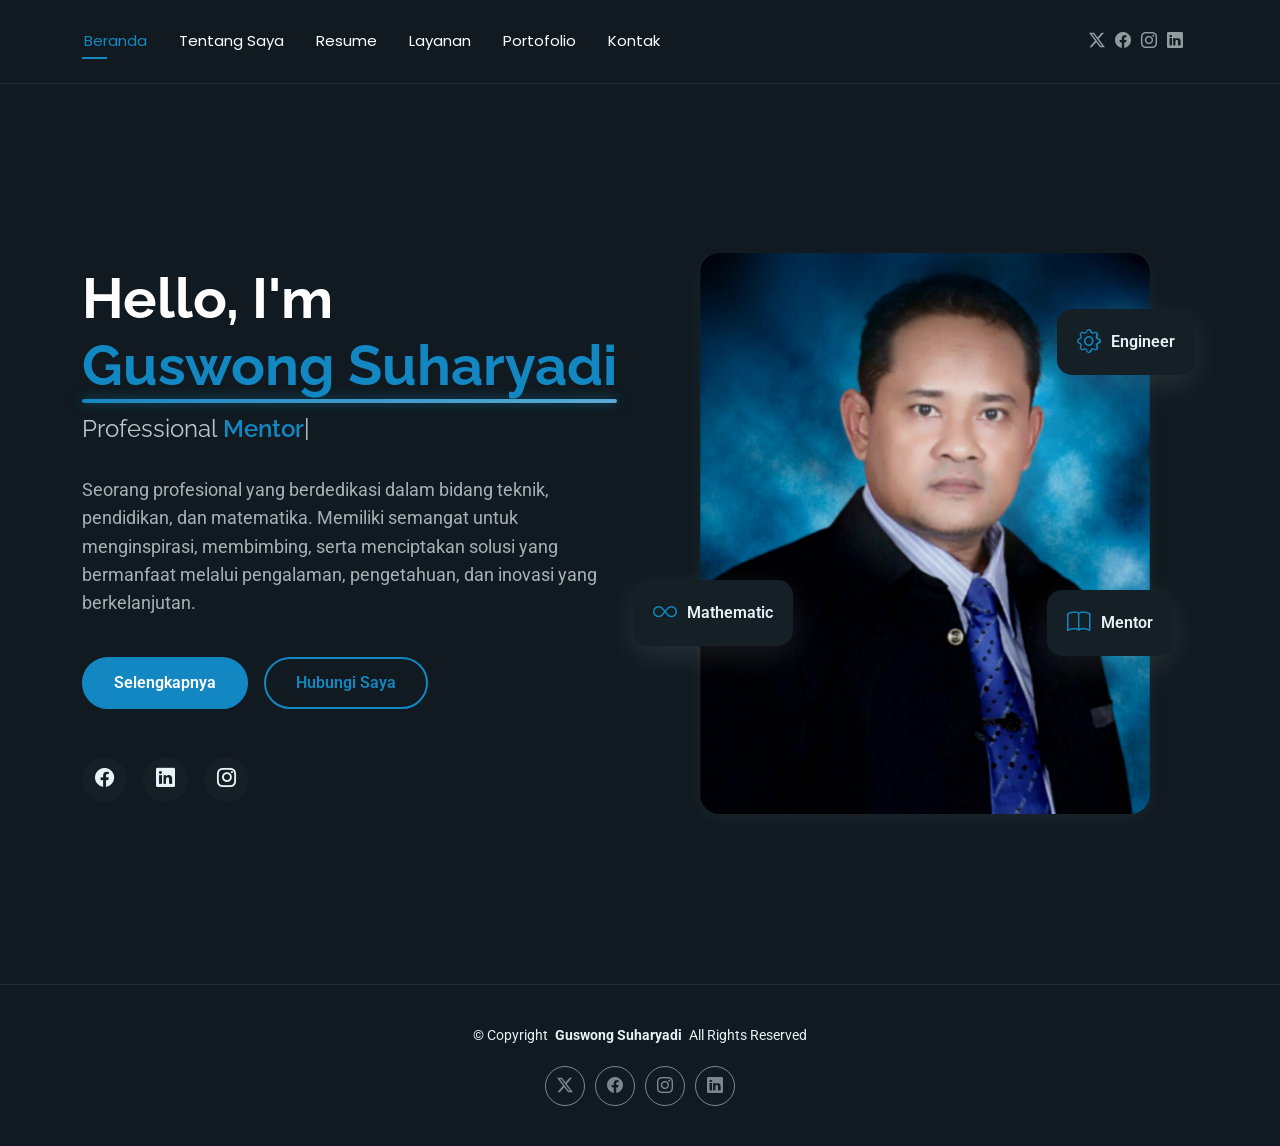
<file: index.html>
<!DOCTYPE html>
<html lang="en">

<head>
  <meta charset="utf-8">
  <meta content="width=device-width, initial-scale=1.0" name="viewport">
  <title>Guswong Suharyadi | Portfolio</title>
  <meta name="description" content="">
  <meta name="keywords" content="">

  <!-- Favicons -->
  <link href="assets/img/favicon.png" rel="icon">
  <link href="assets/img/apple-touch-icon.png" rel="apple-touch-icon">

  <!-- Fonts -->
  <link href="https://fonts.googleapis.com" rel="preconnect">
  <link href="https://fonts.gstatic.com" rel="preconnect" crossorigin>
  <link href="https://fonts.googleapis.com/css2?family=Roboto:ital,wght@0,100;0,300;0,400;0,500;0,700;0,900;1,100;1,300;1,400;1,500;1,700;1,900&family=Poppins:ital,wght@0,100;0,200;0,300;0,400;0,500;0,600;0,700;0,800;0,900;1,100;1,200;1,300;1,400;1,500;1,600;1,700;1,800;1,900&family=Raleway:ital,wght@0,100;0,200;0,300;0,400;0,500;0,600;0,700;0,800;0,900;1,100;1,200;1,300;1,400;1,500;1,600;1,700;1,800;1,900&display=swap" rel="stylesheet">

  <!-- Vendor CSS Files -->
  <link href="assets/vendor/bootstrap/css/bootstrap.min.css" rel="stylesheet">
  <link href="assets/vendor/bootstrap-icons/bootstrap-icons.css" rel="stylesheet">
  <link href="assets/vendor/aos/aos.css" rel="stylesheet">
  <link href="assets/vendor/swiper/swiper-bundle.min.css" rel="stylesheet">
  <link href="assets/vendor/glightbox/css/glightbox.min.css" rel="stylesheet">

  <!-- Main CSS File -->
  <link href="assets/css/main.css" rel="stylesheet">

</head>

<body class="index-page">

  <header id="header" class="header d-flex align-items-center light-background sticky-top">
    <div class="container position-relative d-flex align-items-center justify-content-between">

      <nav id="navmenu" class="navmenu">
        <ul>
          <li><a href="index.html" class="active">Beranda</a></li>
          <li><a href="about.html">Tentang Saya</a></li>
          <li><a href="resume.html">Resume</a></li>
          <li><a href="services.html">Layanan</a></li>
          <li><a href="portfolio.html">Portofolio</a></li>
          <li><a href="contact.html">Kontak</a></li>
        </ul>
        <i class="mobile-nav-toggle d-xl-none bi bi-list"></i>
      </nav>

      <div class="header-social-links">
        <a href="#" class="twitter"><i class="bi bi-twitter-x"></i></a>
        <a href="#" class="facebook"><i class="bi bi-facebook"></i></a>
        <a href="#" class="instagram"><i class="bi bi-instagram"></i></a>
        <a href="#" class="linkedin"><i class="bi bi-linkedin"></i></a>
      </div>

    </div>
  </header>

  <main class="main">

    <!-- Hero Section -->
    <section id="hero" class="hero section">

      <div class="container" data-aos="fade-up" data-aos-delay="100">

        <div class="row gy-4 align-items-center">
          <div class="col-lg-6 order-2 order-lg-1">
            <div class="hero-content">
              <h1 data-aos="fade-up" data-aos-delay="200">Hello, I'm <span class="highlight">Guswong Suharyadi</span></h1>
              <h2 data-aos="fade-up" data-aos-delay="300">Professional <span class="typed" data-typed-items="Mentor, Engineer, Mathematician"></span></h2>
              <p data-aos="fade-up" data-aos-delay="400">Seorang profesional yang berdedikasi dalam bidang teknik, pendidikan, dan matematika. Memiliki semangat untuk menginspirasi, membimbing, serta menciptakan solusi yang bermanfaat melalui pengalaman, pengetahuan, dan inovasi yang berkelanjutan.</p>
              <div class="hero-actions" data-aos="fade-up" data-aos-delay="500">
                <a href="about.html" class="btn btn-primary">Selengkapnya</a>
                <a href="contact.html" class="btn btn-outline">Hubungi Saya</a>
              </div>
              <div class="social-links" data-aos="fade-up" data-aos-delay="600">
                <a href="https://www.facebook.com/guswongs"><i class="bi bi-facebook"></i></a>
                <a href="#"><i class="bi bi-linkedin"></i></a>
                <a href="https://www.instagram.com/guswongsuharyadi/"><i class="bi bi-instagram"></i></a>
              </div>
            </div>
          </div>
          <div class="col-lg-6 order-1 order-lg-2">
            <div class="hero-image" data-aos="zoom-in" data-aos-delay="300">
              <div class="image-wrapper">
                <img src="assets/img/profile/guswong-profile.jpeg" alt="Sarah Mitchell" class="img-fluid">
                <div class="floating-elements">
                  <div class="floating-card design" data-aos="fade-left" data-aos-delay="700">
                    <i class="bi bi-gear"></i>
                    <span>Engineer</span>
                  </div>
                  <div class="floating-card code" data-aos="fade-right" data-aos-delay="800">
                    <i class="bi bi-infinity"></i>
                    <span>Mathematic</span>
                  </div>
                  <div class="floating-card creativity" data-aos="fade-up" data-aos-delay="900">
                    <i class="bi bi-book"></i>
                    <span>Mentor</span>
                  </div>
                </div>
              </div>
            </div>
          </div>
        </div>

      </div>

    </section><!-- /Hero Section -->

  </main>

  <footer id="footer" class="footer">

    <div class="container">
      <div class="copyright text-center ">
        <p>© <span>Copyright</span> <strong class="px-1 sitename">Guswong Suharyadi</strong> <span>All Rights Reserved<br></span></p>
      </div>
      <div class="social-links d-flex justify-content-center">
        <a href=""><i class="bi bi-twitter-x"></i></a>
        <a href=""><i class="bi bi-facebook"></i></a>
        <a href=""><i class="bi bi-instagram"></i></a>
        <a href=""><i class="bi bi-linkedin"></i></a>
      </div>
    </div>

  </footer>

  <!-- Scroll Top -->
  <a href="#" id="scroll-top" class="scroll-top d-flex align-items-center justify-content-center"><i class="bi bi-arrow-up-short"></i></a>

  <!-- Preloader -->
  <div id="preloader"></div>

  <!-- Vendor JS Files -->
  <script src="assets/vendor/bootstrap/js/bootstrap.bundle.min.js"></script>
  <script src="assets/vendor/php-email-form/validate.js"></script>
  <script src="assets/vendor/aos/aos.js"></script>
  <script src="assets/vendor/typed.js/typed.umd.js"></script>
  <script src="assets/vendor/waypoints/noframework.waypoints.js"></script>
  <script src="assets/vendor/purecounter/purecounter_vanilla.js"></script>
  <script src="assets/vendor/swiper/swiper-bundle.min.js"></script>
  <script src="assets/vendor/imagesloaded/imagesloaded.pkgd.min.js"></script>
  <script src="assets/vendor/isotope-layout/isotope.pkgd.min.js"></script>
  <script src="assets/vendor/glightbox/js/glightbox.min.js"></script>

  <!-- Main JS File -->
  <script src="assets/js/main.js"></script>

</body>

</html>
</file>
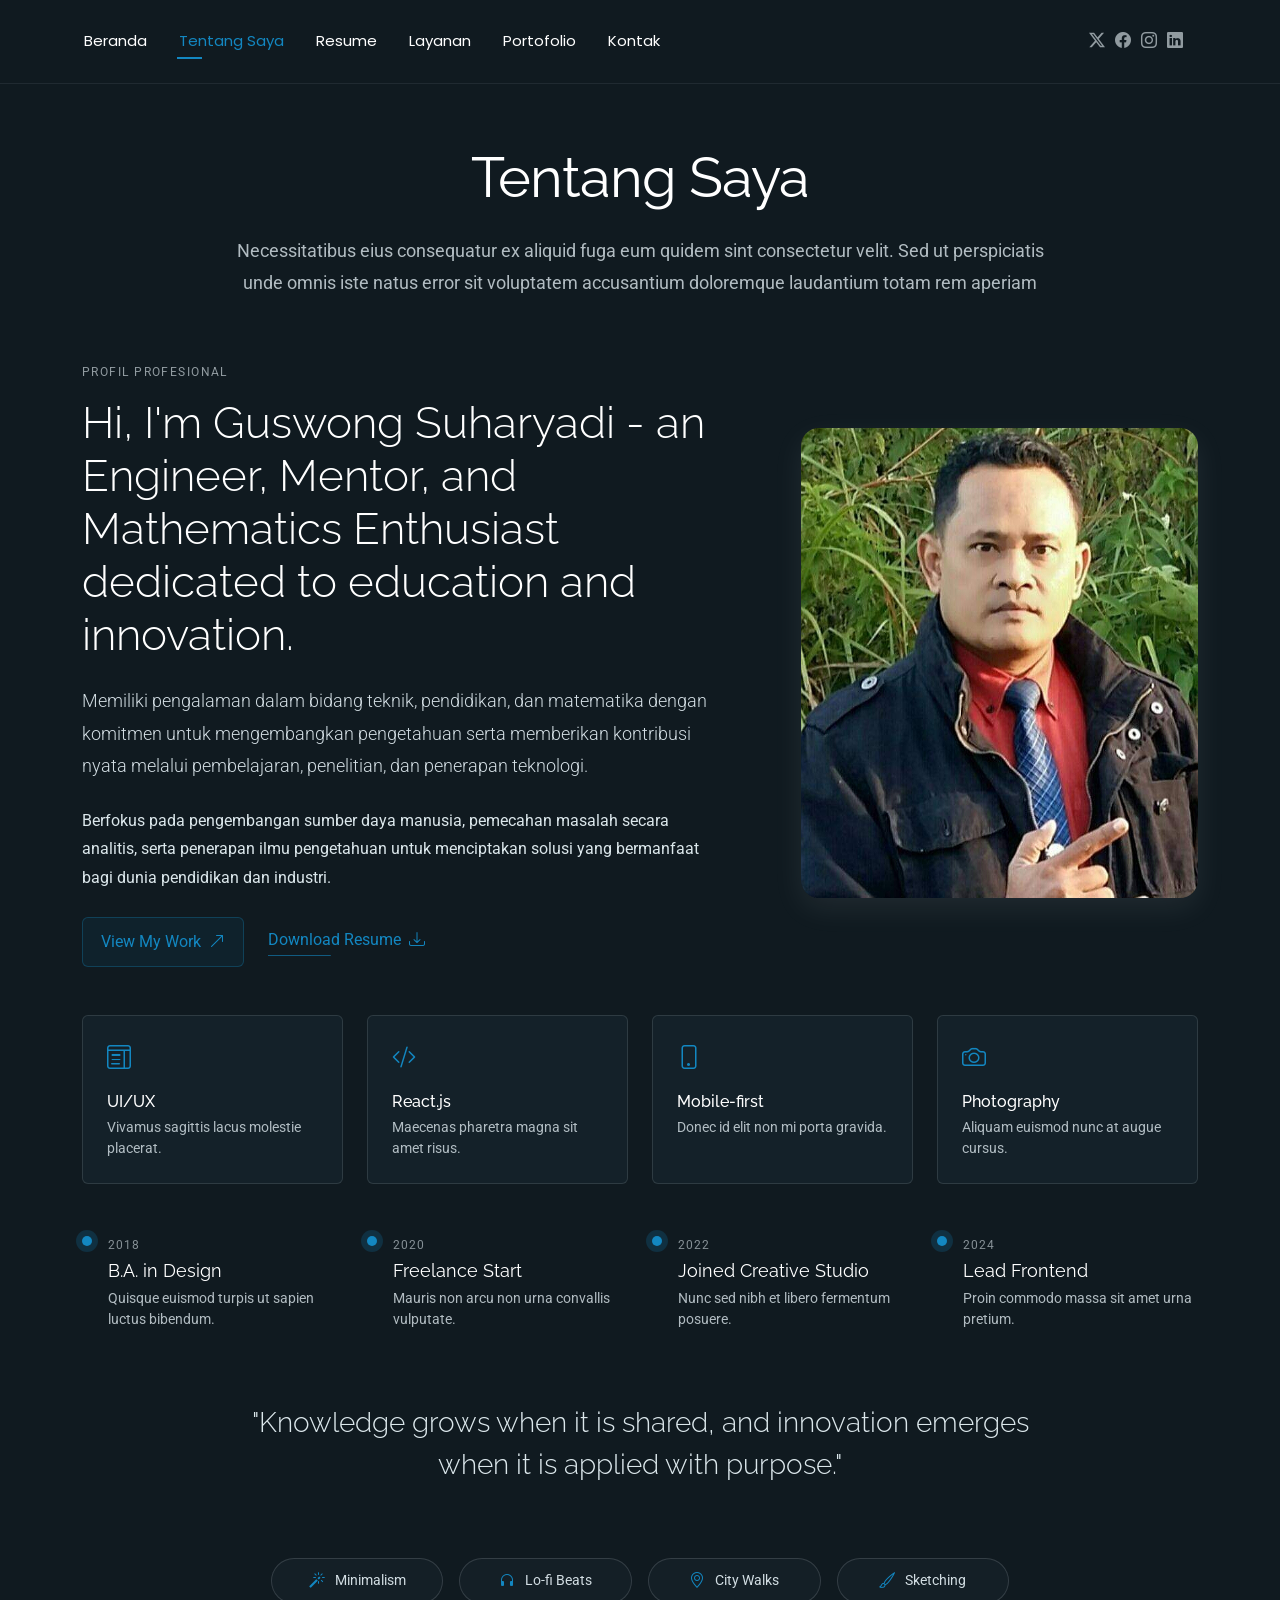
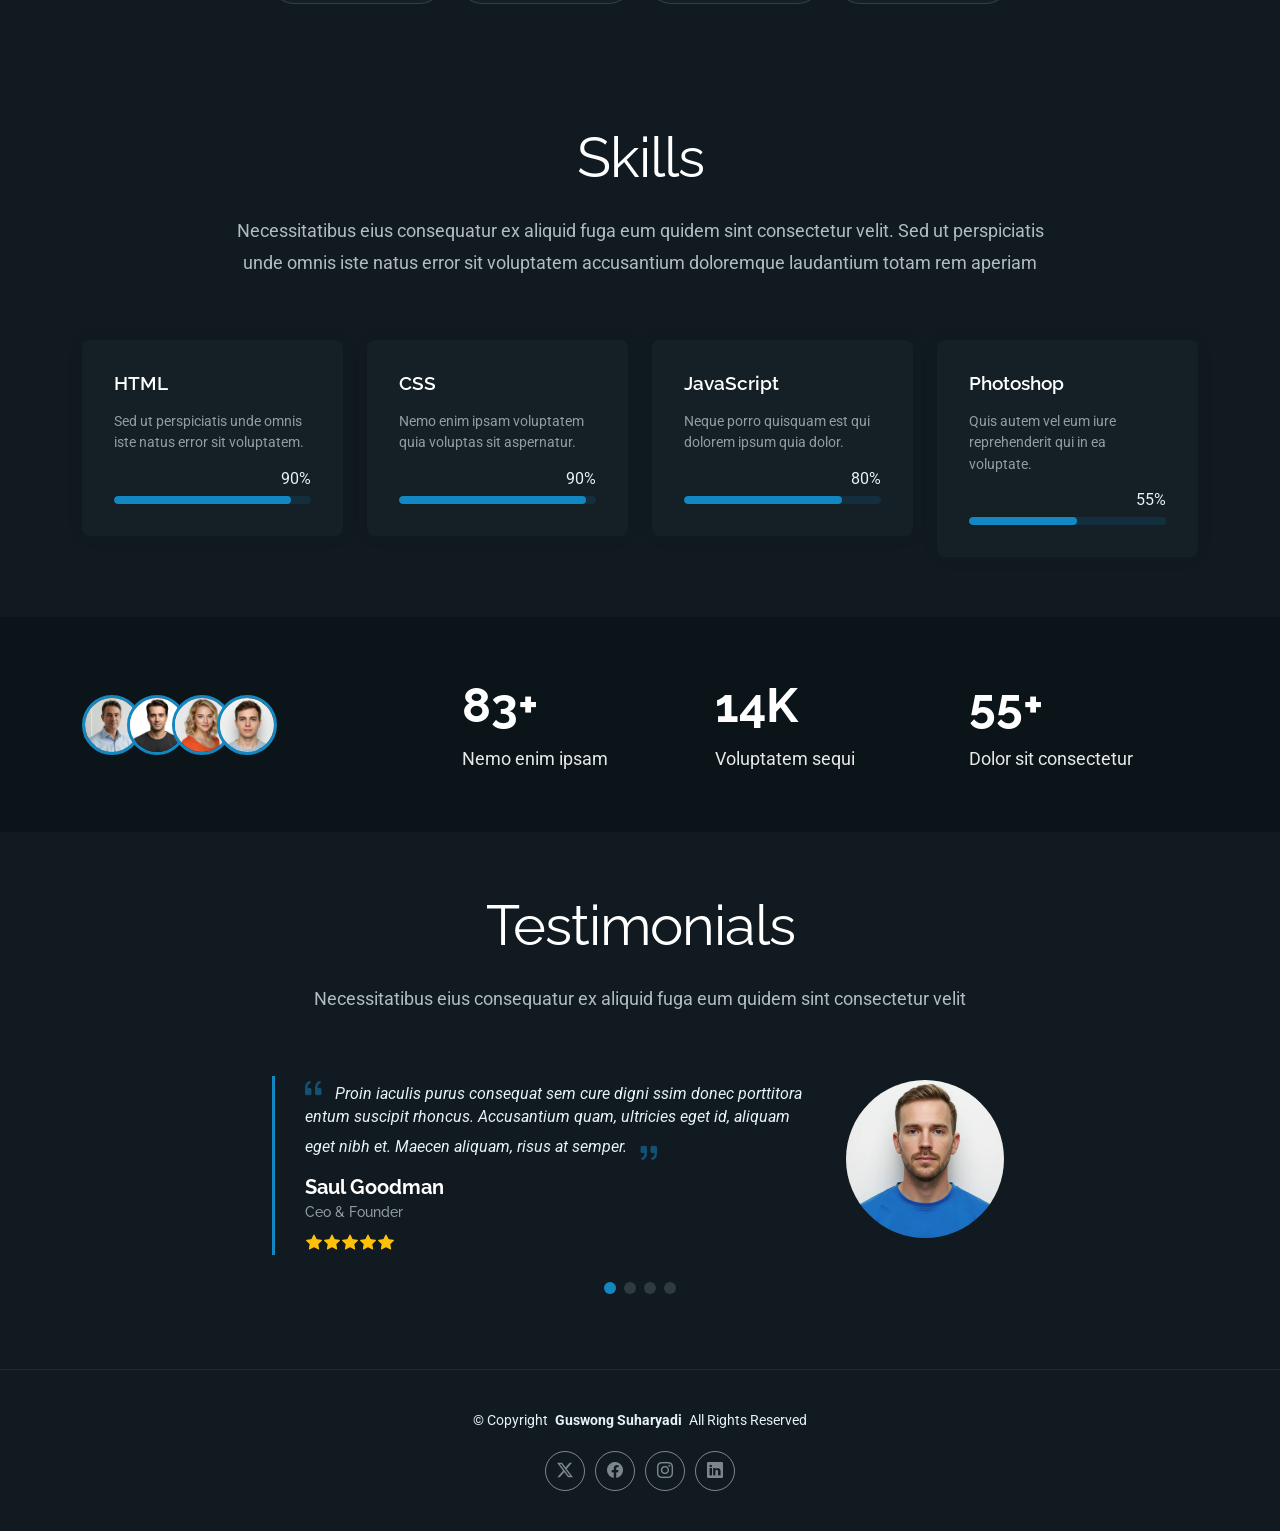
<file: about.html>
<!DOCTYPE html>
<html lang="en">

<head>
  <meta charset="utf-8">
  <meta content="width=device-width, initial-scale=1.0" name="viewport">
  <title>Tentang Saya | Portfolio Guswong Suharyadi</title>
  <meta name="description" content="">
  <meta name="keywords" content="">

  <!-- Favicons -->
  <link href="assets/img/favicon.png" rel="icon">
  <link href="assets/img/apple-touch-icon.png" rel="apple-touch-icon">

  <!-- Fonts -->
  <link href="https://fonts.googleapis.com" rel="preconnect">
  <link href="https://fonts.gstatic.com" rel="preconnect" crossorigin>
  <link href="https://fonts.googleapis.com/css2?family=Roboto:ital,wght@0,100;0,300;0,400;0,500;0,700;0,900;1,100;1,300;1,400;1,500;1,700;1,900&family=Poppins:ital,wght@0,100;0,200;0,300;0,400;0,500;0,600;0,700;0,800;0,900;1,100;1,200;1,300;1,400;1,500;1,600;1,700;1,800;1,900&family=Raleway:ital,wght@0,100;0,200;0,300;0,400;0,500;0,600;0,700;0,800;0,900;1,100;1,200;1,300;1,400;1,500;1,600;1,700;1,800;1,900&display=swap" rel="stylesheet">

  <!-- Vendor CSS Files -->
  <link href="assets/vendor/bootstrap/css/bootstrap.min.css" rel="stylesheet">
  <link href="assets/vendor/bootstrap-icons/bootstrap-icons.css" rel="stylesheet">
  <link href="assets/vendor/aos/aos.css" rel="stylesheet">
  <link href="assets/vendor/swiper/swiper-bundle.min.css" rel="stylesheet">
  <link href="assets/vendor/glightbox/css/glightbox.min.css" rel="stylesheet">

  <!-- Main CSS File -->
  <link href="assets/css/main.css" rel="stylesheet">

</head>

<body class="about-page">

  <header id="header" class="header d-flex align-items-center light-background sticky-top">
    <div class="container position-relative d-flex align-items-center justify-content-between">

      <nav id="navmenu" class="navmenu">
        <ul>
          <li><a href="index.html">Beranda</a></li>
          <li><a href="about.html" class="active">Tentang Saya</a></li>
          <li><a href="resume.html">Resume</a></li>
          <li><a href="services.html">Layanan</a></li>
          <li><a href="portfolio.html">Portofolio</a></li>
          <li><a href="contact.html">Kontak</a></li>
        </ul>
        <i class="mobile-nav-toggle d-xl-none bi bi-list"></i>
      </nav>

      <div class="header-social-links">
        <a href="#" class="twitter"><i class="bi bi-twitter-x"></i></a>
        <a href="#" class="facebook"><i class="bi bi-facebook"></i></a>
        <a href="#" class="instagram"><i class="bi bi-instagram"></i></a>
        <a href="#" class="linkedin"><i class="bi bi-linkedin"></i></a>
      </div>

    </div>
  </header>

  <main class="main">

    <!-- About Section -->
    <section id="about" class="about section">

      <!-- Section Title -->
      <div class="container section-title" data-aos="fade-up">
        <h2>Tentang Saya</h2>
        <p>Necessitatibus eius consequatur ex aliquid fuga eum quidem sint consectetur velit. Sed ut perspiciatis unde omnis iste natus error sit voluptatem accusantium doloremque laudantium totam rem aperiam</p>
      </div><!-- End Section Title -->

      <div class="container" data-aos="fade-up" data-aos-delay="100">

        <!-- Intro + Photo -->
        <div class="row align-items-center justify-content-between gy-5 mb-5">
          <div class="col-lg-7" data-aos="fade-right" data-aos-delay="150">
            <div class="intro-content">
              <span class="eyebrow">Profil Profesional</span>
              <h2 class="headline">Hi, I'm Guswong Suharyadi - an Engineer, Mentor, and Mathematics Enthusiast dedicated to education and innovation.</h2>
              <p class="lead">
                Memiliki pengalaman dalam bidang teknik, pendidikan, dan matematika dengan komitmen untuk mengembangkan pengetahuan serta memberikan kontribusi nyata melalui pembelajaran, penelitian, dan penerapan teknologi.
              </p>
              <p>
                Berfokus pada pengembangan sumber daya manusia, pemecahan masalah secara analitis, serta penerapan ilmu pengetahuan untuk menciptakan solusi yang bermanfaat bagi dunia pendidikan dan industri.
              </p>

              <div class="cta-group">
                <a href="portfolio.html" class="btn-ghost">
                  View My Work <i class="bi bi-arrow-up-right"></i>
                </a>
                <a href="#" class="link-underline">
                  Download Resume <i class="bi bi-download"></i>
                </a>
              </div>
            </div>
          </div>

          <div class="col-lg-5" data-aos="zoom-in" data-aos-delay="250">
            <figure class="profile-figure text-center text-lg-end">
              <img src="assets/img/profile/guswong-profile-detail.jpeg" alt="Portrait of Alex" class="img-fluid profile-photo">
            </figure>
          </div>
        </div>
        <!-- End Intro + Photo -->

        <!-- Skills Grid -->
        <div class="mb-5">
          <div class="row g-4">
            <div class="col-6 col-md-4 col-lg-3" data-aos="fade-up" data-aos-delay="120">
              <div class="skill-item">
                <i class="bi bi-layout-text-window"></i>
                <h3>UI/UX</h3>
                <p>Vivamus sagittis lacus molestie placerat.</p>
              </div>
            </div>
            <div class="col-6 col-md-4 col-lg-3" data-aos="fade-up" data-aos-delay="180">
              <div class="skill-item">
                <i class="bi bi-code-slash"></i>
                <h3>React.js</h3>
                <p>Maecenas pharetra magna sit amet risus.</p>
              </div>
            </div>
            <div class="col-6 col-md-4 col-lg-3" data-aos="fade-up" data-aos-delay="240">
              <div class="skill-item">
                <i class="bi bi-phone"></i>
                <h3>Mobile-first</h3>
                <p>Donec id elit non mi porta gravida.</p>
              </div>
            </div>
            <div class="col-6 col-md-4 col-lg-3" data-aos="fade-up" data-aos-delay="300">
              <div class="skill-item">
                <i class="bi bi-camera"></i>
                <h3>Photography</h3>
                <p>Aliquam euismod nunc at augue cursus.</p>
              </div>
            </div>
          </div>
        </div>
        <!-- End Skills Grid -->

        <!-- Journey Timeline -->
        <div class="mb-5">
          <div class="row g-4">
            <div class="col-md-6 col-lg-3" data-aos="fade-up" data-aos-delay="120">
              <article class="timeline-item">
                <span class="dot"></span>
                <time>2018</time>
                <h4>B.A. in Design</h4>
                <p>Quisque euismod turpis ut sapien luctus bibendum.</p>
              </article>
            </div>
            <div class="col-md-6 col-lg-3" data-aos="fade-up" data-aos-delay="180">
              <article class="timeline-item">
                <span class="dot"></span>
                <time>2020</time>
                <h4>Freelance Start</h4>
                <p>Mauris non arcu non urna convallis vulputate.</p>
              </article>
            </div>
            <div class="col-md-6 col-lg-3" data-aos="fade-up" data-aos-delay="240">
              <article class="timeline-item">
                <span class="dot"></span>
                <time>2022</time>
                <h4>Joined Creative Studio</h4>
                <p>Nunc sed nibh et libero fermentum posuere.</p>
              </article>
            </div>
            <div class="col-md-6 col-lg-3" data-aos="fade-up" data-aos-delay="300">
              <article class="timeline-item">
                <span class="dot"></span>
                <time>2024</time>
                <h4>Lead Frontend</h4>
                <p>Proin commodo massa sit amet urna pretium.</p>
              </article>
            </div>
          </div>
        </div>
        <!-- End Journey Timeline -->

        <!-- Quote -->
        <blockquote class="personal-quote text-center mb-5" data-aos="fade-down" data-aos-delay="200">
          <p>"Knowledge grows when it is shared, and innovation emerges when it is applied with purpose."</p>
        </blockquote>
        <!-- End Quote -->

        <!-- Fun Facts -->
        <div class="row g-3 justify-content-center">
          <div class="col-6 col-md-3 col-lg-2" data-aos="zoom-in" data-aos-delay="120">
            <div class="fact-pill">
              <i class="bi bi-magic"></i>
              <span>Minimalism</span>
            </div>
          </div>
          <div class="col-6 col-md-3 col-lg-2" data-aos="zoom-in" data-aos-delay="160">
            <div class="fact-pill">
              <i class="bi bi-headphones"></i>
              <span>Lo-fi Beats</span>
            </div>
          </div>
          <div class="col-6 col-md-3 col-lg-2" data-aos="zoom-in" data-aos-delay="200">
            <div class="fact-pill">
              <i class="bi bi-geo-alt"></i>
              <span>City Walks</span>
            </div>
          </div>
          <div class="col-6 col-md-3 col-lg-2" data-aos="zoom-in" data-aos-delay="240">
            <div class="fact-pill">
              <i class="bi bi-brush"></i>
              <span>Sketching</span>
            </div>
          </div>
        </div>
        <!-- End Fun Facts -->

      </div>

    </section><!-- /About Section -->

    <!-- Skills Section -->
    <section id="skills" class="skills section">

      <!-- Section Title -->
      <div class="container section-title" data-aos="fade-up">
        <h2>Skills</h2>
        <p>Necessitatibus eius consequatur ex aliquid fuga eum quidem sint consectetur velit. Sed ut perspiciatis unde omnis iste natus error sit voluptatem accusantium doloremque laudantium totam rem aperiam</p>
      </div><!-- End Section Title -->

      <div class="container" data-aos="fade-up" data-aos-delay="100">

        <div class="row g-4 skills-animation">

          <div class="col-md-6 col-lg-3" data-aos="fade-up" data-aos-delay="100">
            <div class="skill-box">
              <h3>HTML</h3>
              <p>Sed ut perspiciatis unde omnis iste natus error sit voluptatem.</p>
              <span class="text-end d-block">90%</span>
              <div class="progress">
                <div class="progress-bar" role="progressbar" aria-valuenow="90" aria-valuemin="0" aria-valuemax="100"></div>
              </div>
            </div>
          </div>

          <div class="col-md-6 col-lg-3" data-aos="fade-up" data-aos-delay="200">
            <div class="skill-box">
              <h3>CSS</h3>
              <p>Nemo enim ipsam voluptatem quia voluptas sit aspernatur.</p>
              <span class="text-end d-block">90%</span>
              <div class="progress">
                <div class="progress-bar" role="progressbar" aria-valuenow="95" aria-valuemin="0" aria-valuemax="100"></div>
              </div>
            </div>
          </div>

          <div class="col-md-6 col-lg-3" data-aos="fade-up" data-aos-delay="300">
            <div class="skill-box">
              <h3>JavaScript</h3>
              <p>Neque porro quisquam est qui dolorem ipsum quia dolor.</p>
              <span class="text-end d-block">80%</span>
              <div class="progress">
                <div class="progress-bar" role="progressbar" aria-valuenow="80" aria-valuemin="0" aria-valuemax="100"></div>
              </div>
            </div>
          </div>

          <div class="col-md-6 col-lg-3" data-aos="fade-up" data-aos-delay="400">
            <div class="skill-box">
              <h3>Photoshop</h3>
              <p>Quis autem vel eum iure reprehenderit qui in ea voluptate.</p>
              <span class="text-end d-block">55%</span>
              <div class="progress">
                <div class="progress-bar" role="progressbar" aria-valuenow="55" aria-valuemin="0" aria-valuemax="100">
                </div>
              </div>
            </div>
          </div>

        </div>

      </div>

    </section><!-- /Skills Section -->

    <!-- Stats Section -->
    <section id="stats" class="stats section dark-background">

      <div class="container" data-aos="fade-up" data-aos-delay="100">

        <div class="row align-items-center">
          <div class="col-lg-4" data-aos="fade-up" data-aos-delay="200">
            <div class="avatars d-flex align-items-center">
              <img src="assets/img/person/person-m-2.webp" alt="Avatar 1" class="rounded-circle" loading="lazy">
              <img src="assets/img/person/person-m-3.webp" alt="Avatar 2" class="rounded-circle" loading="lazy">
              <img src="assets/img/person/person-f-5.webp" alt="Avatar 3" class="rounded-circle" loading="lazy">
              <img src="assets/img/person/person-m-5.webp" alt="Avatar 4" class="rounded-circle" loading="lazy">
            </div>
          </div>

          <div class="col-lg-8">
            <div class="row counters">
              <div class="col-md-4" data-aos="fade-up" data-aos-delay="300">
                <h2><span data-purecounter-start="0" data-purecounter-end="185" data-purecounter-duration="1" class="purecounter"></span>+</h2>
                <p>Nemo enim ipsam</p>
              </div>

              <div class="col-md-4" data-aos="fade-up" data-aos-delay="400">
                <h2><span data-purecounter-start="0" data-purecounter-end="32" data-purecounter-duration="1" class="purecounter"></span>K</h2>
                <p>Voluptatem sequi</p>
              </div>

              <div class="col-md-4" data-aos="fade-up" data-aos-delay="500">
                <h2><span data-purecounter-start="0" data-purecounter-end="128" data-purecounter-duration="1" class="purecounter"></span>+</h2>
                <p>Dolor sit consectetur</p>
              </div>
            </div>
          </div>
        </div>
      </div>

    </section><!-- /Stats Section -->

    <!-- Testimonials Section -->
    <section id="testimonials" class="testimonials section">

      <!-- Section Title -->
      <div class="container section-title" data-aos="fade-up">
        <h2>Testimonials</h2>
        <p>Necessitatibus eius consequatur ex aliquid fuga eum quidem sint consectetur velit</p>
      </div><!-- End Section Title -->

      <div class="container" data-aos="fade-up" data-aos-delay="100">

        <div class="swiper init-swiper">
          <script type="application/json" class="swiper-config">
            {
              "loop": true,
              "speed": 600,
              "autoplay": {
                "delay": 5000
              },
              "slidesPerView": "auto",
              "pagination": {
                "el": ".swiper-pagination",
                "type": "bullets",
                "clickable": true
              }
            }
          </script>
          <div class="swiper-wrapper">

            <div class="swiper-slide">
              <div class="testimonial-item">
                <div class="row gy-4 justify-content-center">
                  <div class="col-lg-6">
                    <div class="testimonial-content">
                      <p>
                        <i class="bi bi-quote quote-icon-left"></i>
                        <span>Proin iaculis purus consequat sem cure digni ssim donec porttitora entum suscipit rhoncus. Accusantium quam, ultricies eget id, aliquam eget nibh et. Maecen aliquam, risus at semper.</span>
                        <i class="bi bi-quote quote-icon-right"></i>
                      </p>
                      <h3>Saul Goodman</h3>
                      <h4>Ceo &amp; Founder</h4>
                      <div class="stars">
                        <i class="bi bi-star-fill"></i><i class="bi bi-star-fill"></i><i class="bi bi-star-fill"></i><i class="bi bi-star-fill"></i><i class="bi bi-star-fill"></i>
                      </div>
                    </div>
                  </div>
                  <div class="col-lg-2 text-center">
                    <img src="assets/img/person/person-m-9.webp" class="img-fluid testimonial-img" alt="">
                  </div>
                </div>
              </div>
            </div><!-- End testimonial item -->

            <div class="swiper-slide">
              <div class="testimonial-item">
                <div class="row gy-4 justify-content-center">
                  <div class="col-lg-6">
                    <div class="testimonial-content">
                      <p>
                        <i class="bi bi-quote quote-icon-left"></i>
                        <span>Export tempor illum tamen malis malis eram quae irure esse labore quem cillum quid cillum eram malis quorum velit fore eram velit sunt aliqua noster fugiat irure amet legam anim culpa.</span>
                        <i class="bi bi-quote quote-icon-right"></i>
                      </p>
                      <h3>Sara Wilsson</h3>
                      <h4>Designer</h4>
                      <div class="stars">
                        <i class="bi bi-star-fill"></i><i class="bi bi-star-fill"></i><i class="bi bi-star-fill"></i><i class="bi bi-star-fill"></i><i class="bi bi-star-fill"></i>
                      </div>
                    </div>
                  </div>
                  <div class="col-lg-2 text-center">
                    <img src="assets/img/person/person-f-5.webp" class="img-fluid testimonial-img" alt="">
                  </div>
                </div>
              </div>
            </div><!-- End testimonial item -->

            <div class="swiper-slide">
              <div class="testimonial-item">
                <div class="row gy-4 justify-content-center">
                  <div class="col-lg-6">
                    <div class="testimonial-content">
                      <p>
                        <i class="bi bi-quote quote-icon-left"></i>
                        <span>Enim nisi quem export duis labore cillum quae magna enim sint quorum nulla quem veniam duis minim tempor labore quem eram duis noster aute amet eram fore quis sint minim.</span>
                        <i class="bi bi-quote quote-icon-right"></i>
                      </p>
                      <h3>Jena Karlis</h3>
                      <h4>Store Owner</h4>
                      <div class="stars">
                        <i class="bi bi-star-fill"></i><i class="bi bi-star-fill"></i><i class="bi bi-star-fill"></i><i class="bi bi-star-fill"></i><i class="bi bi-star-fill"></i>
                      </div>
                    </div>
                  </div>
                  <div class="col-lg-2 text-center">
                    <img src="assets/img/person/person-f-12.webp" class="img-fluid testimonial-img" alt="">
                  </div>
                </div>
              </div>
            </div><!-- End testimonial item -->

            <div class="swiper-slide">
              <div class="testimonial-item">
                <div class="row gy-4 justify-content-center">
                  <div class="col-lg-6">
                    <div class="testimonial-content">
                      <p>
                        <i class="bi bi-quote quote-icon-left"></i>
                        <span>Fugiat enim eram quae cillum dolore dolor amet nulla culpa multos export minim fugiat minim velit minim dolor enim duis veniam ipsum anim magna sunt elit fore quem dolore labore illum veniam.</span>
                        <i class="bi bi-quote quote-icon-right"></i>
                      </p>
                      <h3>John Larson</h3>
                      <h4>Entrepreneur</h4>
                      <div class="stars">
                        <i class="bi bi-star-fill"></i><i class="bi bi-star-fill"></i><i class="bi bi-star-fill"></i><i class="bi bi-star-fill"></i><i class="bi bi-star-fill"></i>
                      </div>
                    </div>
                  </div>
                  <div class="col-lg-2 text-center">
                    <img src="assets/img/person/person-m-12.webp" class="img-fluid testimonial-img" alt="">
                  </div>
                </div>
              </div>
            </div><!-- End testimonial item -->

          </div>
          <div class="swiper-pagination"></div>
        </div>

      </div>

    </section><!-- /Testimonials Section -->

  </main>

  <footer id="footer" class="footer">

    <div class="container">
      <div class="copyright text-center ">
        <p>© <span>Copyright</span> <strong class="px-1 sitename">Guswong Suharyadi</strong> <span>All Rights Reserved<br></span></p>
      </div>
      <div class="social-links d-flex justify-content-center">
        <a href=""><i class="bi bi-twitter-x"></i></a>
        <a href=""><i class="bi bi-facebook"></i></a>
        <a href=""><i class="bi bi-instagram"></i></a>
        <a href=""><i class="bi bi-linkedin"></i></a>
      </div>
    </div>

  </footer>

  <!-- Scroll Top -->
  <a href="#" id="scroll-top" class="scroll-top d-flex align-items-center justify-content-center"><i class="bi bi-arrow-up-short"></i></a>

  <!-- Preloader -->
  <div id="preloader"></div>

  <!-- Vendor JS Files -->
  <script src="assets/vendor/bootstrap/js/bootstrap.bundle.min.js"></script>
  <script src="assets/vendor/php-email-form/validate.js"></script>
  <script src="assets/vendor/aos/aos.js"></script>
  <script src="assets/vendor/typed.js/typed.umd.js"></script>
  <script src="assets/vendor/waypoints/noframework.waypoints.js"></script>
  <script src="assets/vendor/purecounter/purecounter_vanilla.js"></script>
  <script src="assets/vendor/swiper/swiper-bundle.min.js"></script>
  <script src="assets/vendor/imagesloaded/imagesloaded.pkgd.min.js"></script>
  <script src="assets/vendor/isotope-layout/isotope.pkgd.min.js"></script>
  <script src="assets/vendor/glightbox/js/glightbox.min.js"></script>

  <!-- Main JS File -->
  <script src="assets/js/main.js"></script>

</body>

</html>
</file>
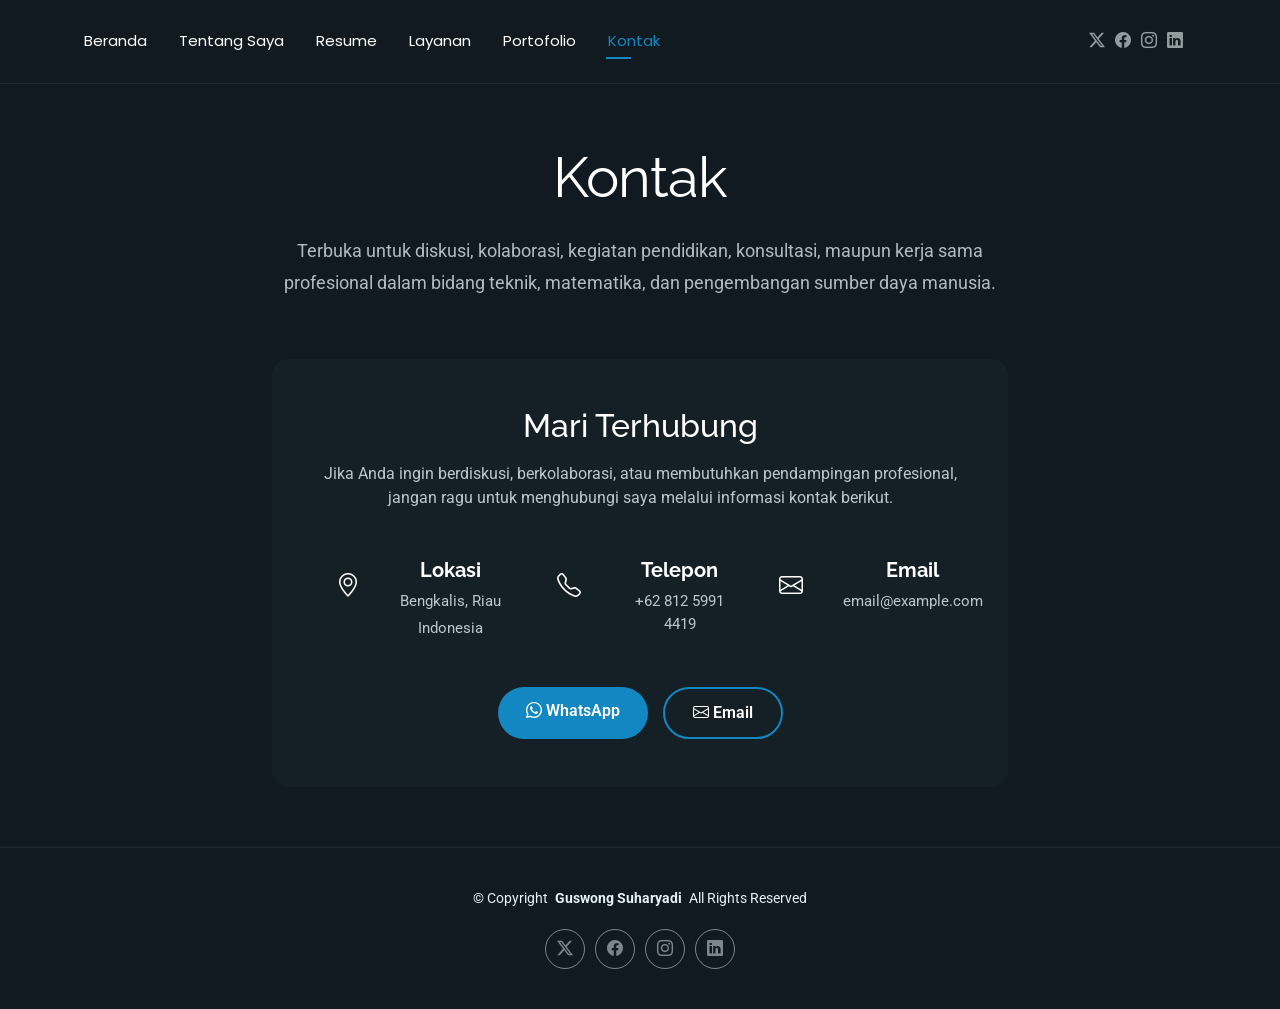
<file: contact.html>
<!DOCTYPE html>
<html lang="en">

<head>
  <meta charset="utf-8">
  <meta content="width=device-width, initial-scale=1.0" name="viewport">
  <title>Contact - FolioOne Bootstrap Template</title>
  <meta name="description" content="">
  <meta name="keywords" content="">

  <!-- Favicons -->
  <link href="assets/img/favicon.png" rel="icon">
  <link href="assets/img/apple-touch-icon.png" rel="apple-touch-icon">

  <!-- Fonts -->
  <link href="https://fonts.googleapis.com" rel="preconnect">
  <link href="https://fonts.gstatic.com" rel="preconnect" crossorigin>
  <link href="https://fonts.googleapis.com/css2?family=Roboto:ital,wght@0,100;0,300;0,400;0,500;0,700;0,900;1,100;1,300;1,400;1,500;1,700;1,900&family=Poppins:ital,wght@0,100;0,200;0,300;0,400;0,500;0,600;0,700;0,800;0,900;1,100;1,200;1,300;1,400;1,500;1,600;1,700;1,800;1,900&family=Raleway:ital,wght@0,100;0,200;0,300;0,400;0,500;0,600;0,700;0,800;0,900;1,100;1,200;1,300;1,400;1,500;1,600;1,700;1,800;1,900&display=swap" rel="stylesheet">

  <!-- Vendor CSS Files -->
  <link href="assets/vendor/bootstrap/css/bootstrap.min.css" rel="stylesheet">
  <link href="assets/vendor/bootstrap-icons/bootstrap-icons.css" rel="stylesheet">
  <link href="assets/vendor/aos/aos.css" rel="stylesheet">
  <link href="assets/vendor/swiper/swiper-bundle.min.css" rel="stylesheet">
  <link href="assets/vendor/glightbox/css/glightbox.min.css" rel="stylesheet">

  <!-- Main CSS File -->
  <link href="assets/css/main.css" rel="stylesheet">

</head>

<body class="contact-page">

  <header id="header" class="header d-flex align-items-center light-background sticky-top">
    <div class="container position-relative d-flex align-items-center justify-content-between">

      <nav id="navmenu" class="navmenu">
        <ul>
          <li><a href="index.html">Beranda</a></li>
          <li><a href="about.html">Tentang Saya</a></li>
          <li><a href="resume.html">Resume</a></li>
          <li><a href="services.html">Layanan</a></li>
          <li><a href="portfolio.html">Portofolio</a></li>
          <li><a href="contact.html" class="active">Kontak</a></li>
        </ul>
        <i class="mobile-nav-toggle d-xl-none bi bi-list"></i>
      </nav>

      <div class="header-social-links">
        <a href="#" class="twitter"><i class="bi bi-twitter-x"></i></a>
        <a href="#" class="facebook"><i class="bi bi-facebook"></i></a>
        <a href="#" class="instagram"><i class="bi bi-instagram"></i></a>
        <a href="#" class="linkedin"><i class="bi bi-linkedin"></i></a>
      </div>

    </div>
  </header>

  <main class="main">

    <!-- Contact Section -->
    <section id="contact" class="contact section">

      <div class="container section-title" data-aos="fade-up">
        <h2>Kontak</h2>
        <p>
          Terbuka untuk diskusi, kolaborasi, kegiatan pendidikan, konsultasi,
          maupun kerja sama profesional dalam bidang teknik, matematika, dan pengembangan sumber daya manusia.
        </p>
      </div>

      <div class="container" data-aos="fade-up" data-aos-delay="100">

        <div class="row justify-content-center">
          <div class="col-lg-8">

            <div class="info-box text-center" data-aos="zoom-in" data-aos-delay="200">

              <h3>Mari Terhubung</h3>

              <p class="mb-5">
                Jika Anda ingin berdiskusi, berkolaborasi, atau membutuhkan pendampingan profesional,
                jangan ragu untuk menghubungi saya melalui informasi kontak berikut.
              </p>

              <div class="row g-4">

                <div class="col-md-4">
                  <div class="info-item">
                    <div class="icon-box">
                      <i class="bi bi-geo-alt"></i>
                    </div>
                    <div class="content">
                      <h4>Lokasi</h4>
                      <p>Bengkalis, Riau</p>
                      <p>Indonesia</p>
                    </div>
                  </div>
                </div>

                <div class="col-md-4">
                  <div class="info-item">
                    <div class="icon-box">
                      <i class="bi bi-telephone"></i>
                    </div>
                    <div class="content">
                      <h4>Telepon</h4>
                      <p>+62 812 5991 4419</p>
                    </div>
                  </div>
                </div>

                <div class="col-md-4">
                  <div class="info-item">
                    <div class="icon-box">
                      <i class="bi bi-envelope"></i>
                    </div>
                    <div class="content">
                      <h4>Email</h4>
                      <p>email@example.com</p>
                    </div>
                  </div>
                </div>

              </div>

              <div class="contact-actions mt-5">
                <a href="https://wa.me/6281259914419" class="btn-contact">
                  <i class="bi bi-whatsapp"></i> WhatsApp
                </a>

                <a href="mailto:email@example.com" class="btn-contact-outline">
                  <i class="bi bi-envelope"></i> Email
                </a>
              </div>

            </div>

          </div>
        </div>

      </div>

    </section>

  </main>

  <footer id="footer" class="footer">

    <div class="container">
      <div class="copyright text-center ">
        <p>© <span>Copyright</span> <strong class="px-1 sitename">Guswong Suharyadi</strong> <span>All Rights Reserved<br></span></p>
      </div>
      <div class="social-links d-flex justify-content-center">
        <a href=""><i class="bi bi-twitter-x"></i></a>
        <a href=""><i class="bi bi-facebook"></i></a>
        <a href=""><i class="bi bi-instagram"></i></a>
        <a href=""><i class="bi bi-linkedin"></i></a>
      </div>
    </div>

  </footer>

  <!-- Scroll Top -->
  <a href="#" id="scroll-top" class="scroll-top d-flex align-items-center justify-content-center"><i class="bi bi-arrow-up-short"></i></a>

  <!-- Preloader -->
  <div id="preloader"></div>

  <!-- Vendor JS Files -->
  <script src="assets/vendor/bootstrap/js/bootstrap.bundle.min.js"></script>
  <script src="assets/vendor/php-email-form/validate.js"></script>
  <script src="assets/vendor/aos/aos.js"></script>
  <script src="assets/vendor/typed.js/typed.umd.js"></script>
  <script src="assets/vendor/waypoints/noframework.waypoints.js"></script>
  <script src="assets/vendor/purecounter/purecounter_vanilla.js"></script>
  <script src="assets/vendor/swiper/swiper-bundle.min.js"></script>
  <script src="assets/vendor/imagesloaded/imagesloaded.pkgd.min.js"></script>
  <script src="assets/vendor/isotope-layout/isotope.pkgd.min.js"></script>
  <script src="assets/vendor/glightbox/js/glightbox.min.js"></script>

  <!-- Main JS File -->
  <script src="assets/js/main.js"></script>

</body>

</html>
</file>
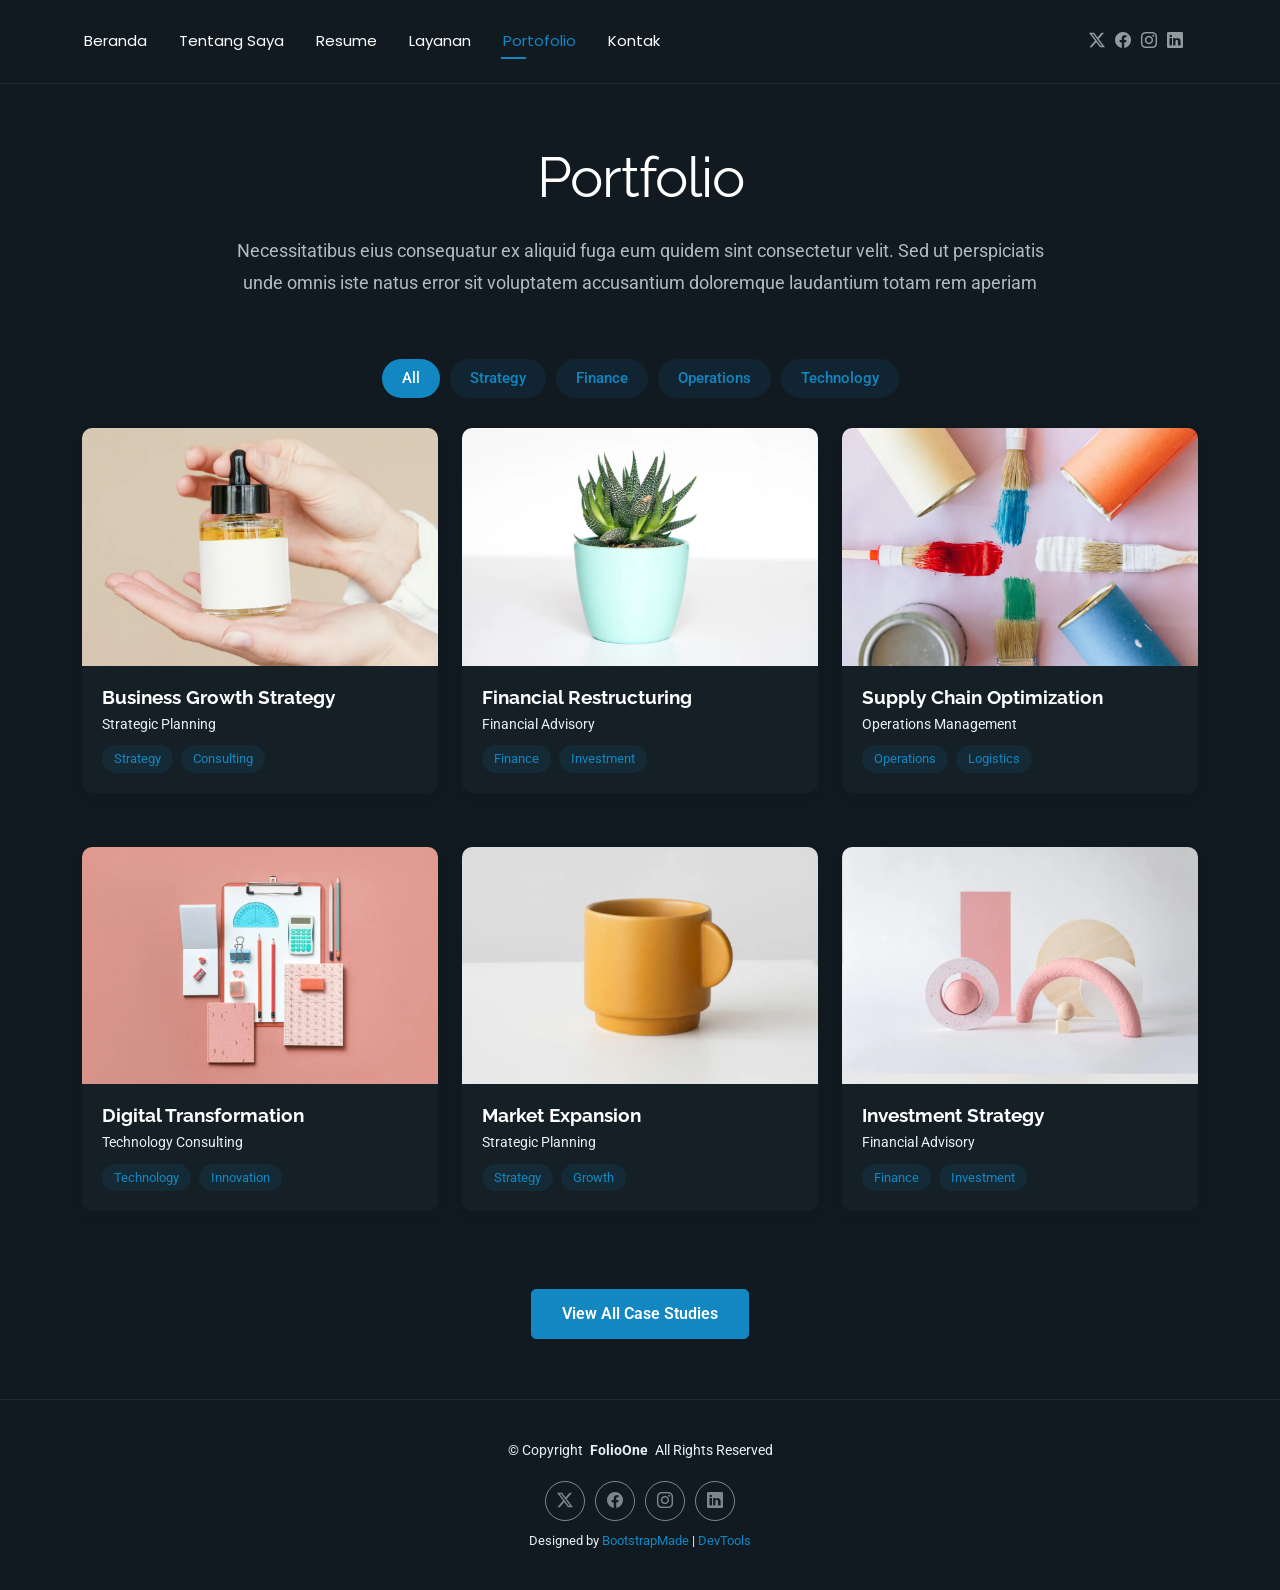
<file: portfolio.html>
<!DOCTYPE html>
<html lang="en">

<head>
  <meta charset="utf-8">
  <meta content="width=device-width, initial-scale=1.0" name="viewport">
  <title>Portfolio - FolioOne Bootstrap Template</title>
  <meta name="description" content="">
  <meta name="keywords" content="">

  <!-- Favicons -->
  <link href="assets/img/favicon.png" rel="icon">
  <link href="assets/img/apple-touch-icon.png" rel="apple-touch-icon">

  <!-- Fonts -->
  <link href="https://fonts.googleapis.com" rel="preconnect">
  <link href="https://fonts.gstatic.com" rel="preconnect" crossorigin>
  <link href="https://fonts.googleapis.com/css2?family=Roboto:ital,wght@0,100;0,300;0,400;0,500;0,700;0,900;1,100;1,300;1,400;1,500;1,700;1,900&family=Poppins:ital,wght@0,100;0,200;0,300;0,400;0,500;0,600;0,700;0,800;0,900;1,100;1,200;1,300;1,400;1,500;1,600;1,700;1,800;1,900&family=Raleway:ital,wght@0,100;0,200;0,300;0,400;0,500;0,600;0,700;0,800;0,900;1,100;1,200;1,300;1,400;1,500;1,600;1,700;1,800;1,900&display=swap" rel="stylesheet">

  <!-- Vendor CSS Files -->
  <link href="assets/vendor/bootstrap/css/bootstrap.min.css" rel="stylesheet">
  <link href="assets/vendor/bootstrap-icons/bootstrap-icons.css" rel="stylesheet">
  <link href="assets/vendor/aos/aos.css" rel="stylesheet">
  <link href="assets/vendor/swiper/swiper-bundle.min.css" rel="stylesheet">
  <link href="assets/vendor/glightbox/css/glightbox.min.css" rel="stylesheet">

  <!-- Main CSS File -->
  <link href="assets/css/main.css" rel="stylesheet">

</head>

<body class="portfolio-page">

  <header id="header" class="header d-flex align-items-center light-background sticky-top">
    <div class="container position-relative d-flex align-items-center justify-content-between">

      <nav id="navmenu" class="navmenu">
        <ul>
          <li><a href="index.html">Beranda</a></li>
          <li><a href="about.html">Tentang Saya</a></li>
          <li><a href="resume.html">Resume</a></li>
          <li><a href="services.html">Layanan</a></li>
          <li><a href="portfolio.html" class="active">Portofolio</a></li>
          <li><a href="contact.html">Kontak</a></li>
        </ul>
        <i class="mobile-nav-toggle d-xl-none bi bi-list"></i>
      </nav>

      <div class="header-social-links">
        <a href="#" class="twitter"><i class="bi bi-twitter-x"></i></a>
        <a href="#" class="facebook"><i class="bi bi-facebook"></i></a>
        <a href="#" class="instagram"><i class="bi bi-instagram"></i></a>
        <a href="#" class="linkedin"><i class="bi bi-linkedin"></i></a>
      </div>

    </div>
  </header>

  <main class="main">

    <!-- Portfolio Section -->
    <section id="portfolio" class="portfolio section">

      <!-- Section Title -->
      <div class="container section-title" data-aos="fade-up">
        <h2>Portfolio</h2>
        <p>Necessitatibus eius consequatur ex aliquid fuga eum quidem sint consectetur velit. Sed ut perspiciatis unde omnis iste natus error sit voluptatem accusantium doloremque laudantium totam rem aperiam</p>
      </div><!-- End Section Title -->

      <div class="container" data-aos="fade-up" data-aos-delay="100">

        <div class="isotope-layout" data-default-filter="*" data-layout="masonry" data-sort="original-order">
          <ul class="portfolio-filters isotope-filters" data-aos="fade-up" data-aos-delay="200">
            <li data-filter="*" class="filter-active">All</li>
            <li data-filter=".filter-strategy">Strategy</li>
            <li data-filter=".filter-finance">Finance</li>
            <li data-filter=".filter-operations">Operations</li>
            <li data-filter=".filter-technology">Technology</li>
          </ul><!-- End Portfolio Filters -->

          <div class="row gy-4 isotope-container" data-aos="fade-up" data-aos-delay="300">
            <div class="col-lg-4 col-md-6 portfolio-item isotope-item filter-strategy">
              <div class="portfolio-card">
                <div class="portfolio-img">
                  <img src="assets/img/portfolio/portfolio-1.webp" alt="Portfolio Item" class="img-fluid">
                  <div class="portfolio-overlay">
                    <a href="assets/img/portfolio/portfolio-1.webp" class="glightbox portfolio-lightbox"><i class="bi bi-plus"></i></a>
                    <a href="#" class="portfolio-details-link"><i class="bi bi-link"></i></a>
                  </div>
                </div>
                <div class="portfolio-info">
                  <h4>Business Growth Strategy</h4>
                  <p>Strategic Planning</p>
                  <div class="portfolio-tags">
                    <span>Strategy</span>
                    <span>Consulting</span>
                  </div>
                </div>
              </div>
            </div>

            <div class="col-lg-4 col-md-6 portfolio-item isotope-item filter-finance">
              <div class="portfolio-card">
                <div class="portfolio-img">
                  <img src="assets/img/portfolio/portfolio-2.webp" alt="Portfolio Item" class="img-fluid">
                  <div class="portfolio-overlay">
                    <a href="assets/img/portfolio/portfolio-2.webp" class="glightbox portfolio-lightbox"><i class="bi bi-plus"></i></a>
                    <a href="#" class="portfolio-details-link"><i class="bi bi-link"></i></a>
                  </div>
                </div>
                <div class="portfolio-info">
                  <h4>Financial Restructuring</h4>
                  <p>Financial Advisory</p>
                  <div class="portfolio-tags">
                    <span>Finance</span>
                    <span>Investment</span>
                  </div>
                </div>
              </div>
            </div>

            <div class="col-lg-4 col-md-6 portfolio-item isotope-item filter-operations">
              <div class="portfolio-card">
                <div class="portfolio-img">
                  <img src="assets/img/portfolio/portfolio-3.webp" alt="Portfolio Item" class="img-fluid">
                  <div class="portfolio-overlay">
                    <a href="assets/img/portfolio/portfolio-3.webp" class="glightbox portfolio-lightbox"><i class="bi bi-plus"></i></a>
                    <a href="#" class="portfolio-details-link"><i class="bi bi-link"></i></a>
                  </div>
                </div>
                <div class="portfolio-info">
                  <h4>Supply Chain Optimization</h4>
                  <p>Operations Management</p>
                  <div class="portfolio-tags">
                    <span>Operations</span>
                    <span>Logistics</span>
                  </div>
                </div>
              </div>
            </div>

            <div class="col-lg-4 col-md-6 portfolio-item isotope-item filter-technology">
              <div class="portfolio-card">
                <div class="portfolio-img">
                  <img src="assets/img/portfolio/portfolio-4.webp" alt="Portfolio Item" class="img-fluid">
                  <div class="portfolio-overlay">
                    <a href="assets/img/portfolio/portfolio-4.webp" class="glightbox portfolio-lightbox"><i class="bi bi-plus"></i></a>
                    <a href="#" class="portfolio-details-link"><i class="bi bi-link"></i></a>
                  </div>
                </div>
                <div class="portfolio-info">
                  <h4>Digital Transformation</h4>
                  <p>Technology Consulting</p>
                  <div class="portfolio-tags">
                    <span>Technology</span>
                    <span>Innovation</span>
                  </div>
                </div>
              </div>
            </div>

            <div class="col-lg-4 col-md-6 portfolio-item isotope-item filter-strategy">
              <div class="portfolio-card">
                <div class="portfolio-img">
                  <img src="assets/img/portfolio/portfolio-5.webp" alt="Portfolio Item" class="img-fluid">
                  <div class="portfolio-overlay">
                    <a href="assets/img/portfolio/portfolio-5.webp" class="glightbox portfolio-lightbox"><i class="bi bi-plus"></i></a>
                    <a href="#" class="portfolio-details-link"><i class="bi bi-link"></i></a>
                  </div>
                </div>
                <div class="portfolio-info">
                  <h4>Market Expansion</h4>
                  <p>Strategic Planning</p>
                  <div class="portfolio-tags">
                    <span>Strategy</span>
                    <span>Growth</span>
                  </div>
                </div>
              </div>
            </div>

            <div class="col-lg-4 col-md-6 portfolio-item isotope-item filter-finance">
              <div class="portfolio-card">
                <div class="portfolio-img">
                  <img src="assets/img/portfolio/portfolio-6.webp" alt="Portfolio Item" class="img-fluid">
                  <div class="portfolio-overlay">
                    <a href="assets/img/portfolio/portfolio-6.webp" class="glightbox portfolio-lightbox"><i class="bi bi-plus"></i></a>
                    <a href="#" class="portfolio-details-link"><i class="bi bi-link"></i></a>
                  </div>
                </div>
                <div class="portfolio-info">
                  <h4>Investment Strategy</h4>
                  <p>Financial Advisory</p>
                  <div class="portfolio-tags">
                    <span>Finance</span>
                    <span>Investment</span>
                  </div>
                </div>
              </div>
            </div>
          </div><!-- End Portfolio Items Container -->

        </div>

        <div class="text-center mt-5" data-aos="fade-up" data-aos-delay="400">
          <a href="#portfolio" class="btn btn-primary">View All Case Studies</a>
        </div>

      </div>

    </section><!-- /Portfolio Section -->

  </main>

  <footer id="footer" class="footer">

    <div class="container">
      <div class="copyright text-center ">
        <p>© <span>Copyright</span> <strong class="px-1 sitename">FolioOne</strong> <span>All Rights Reserved<br></span></p>
      </div>
      <div class="social-links d-flex justify-content-center">
        <a href=""><i class="bi bi-twitter-x"></i></a>
        <a href=""><i class="bi bi-facebook"></i></a>
        <a href=""><i class="bi bi-instagram"></i></a>
        <a href=""><i class="bi bi-linkedin"></i></a>
      </div>
      <div class="credits">
        <!-- All the links in the footer should remain intact. -->
        <!-- You can delete the links only if you've purchased the pro version. -->
        <!-- Licensing information: https://bootstrapmade.com/license/ -->
        <!-- Purchase the pro version with working PHP/AJAX contact form: [buy-url] -->
        Designed by <a href="https://bootstrapmade.com/">BootstrapMade</a> | <a href="https://bootstrapmade.com/tools/">DevTools</a>
      </div>
    </div>

  </footer>

  <!-- Scroll Top -->
  <a href="#" id="scroll-top" class="scroll-top d-flex align-items-center justify-content-center"><i class="bi bi-arrow-up-short"></i></a>

  <!-- Preloader -->
  <div id="preloader"></div>

  <!-- Vendor JS Files -->
  <script src="assets/vendor/bootstrap/js/bootstrap.bundle.min.js"></script>
  <script src="assets/vendor/php-email-form/validate.js"></script>
  <script src="assets/vendor/aos/aos.js"></script>
  <script src="assets/vendor/typed.js/typed.umd.js"></script>
  <script src="assets/vendor/waypoints/noframework.waypoints.js"></script>
  <script src="assets/vendor/purecounter/purecounter_vanilla.js"></script>
  <script src="assets/vendor/swiper/swiper-bundle.min.js"></script>
  <script src="assets/vendor/imagesloaded/imagesloaded.pkgd.min.js"></script>
  <script src="assets/vendor/isotope-layout/isotope.pkgd.min.js"></script>
  <script src="assets/vendor/glightbox/js/glightbox.min.js"></script>

  <!-- Main JS File -->
  <script src="assets/js/main.js"></script>

</body>

</html>
</file>
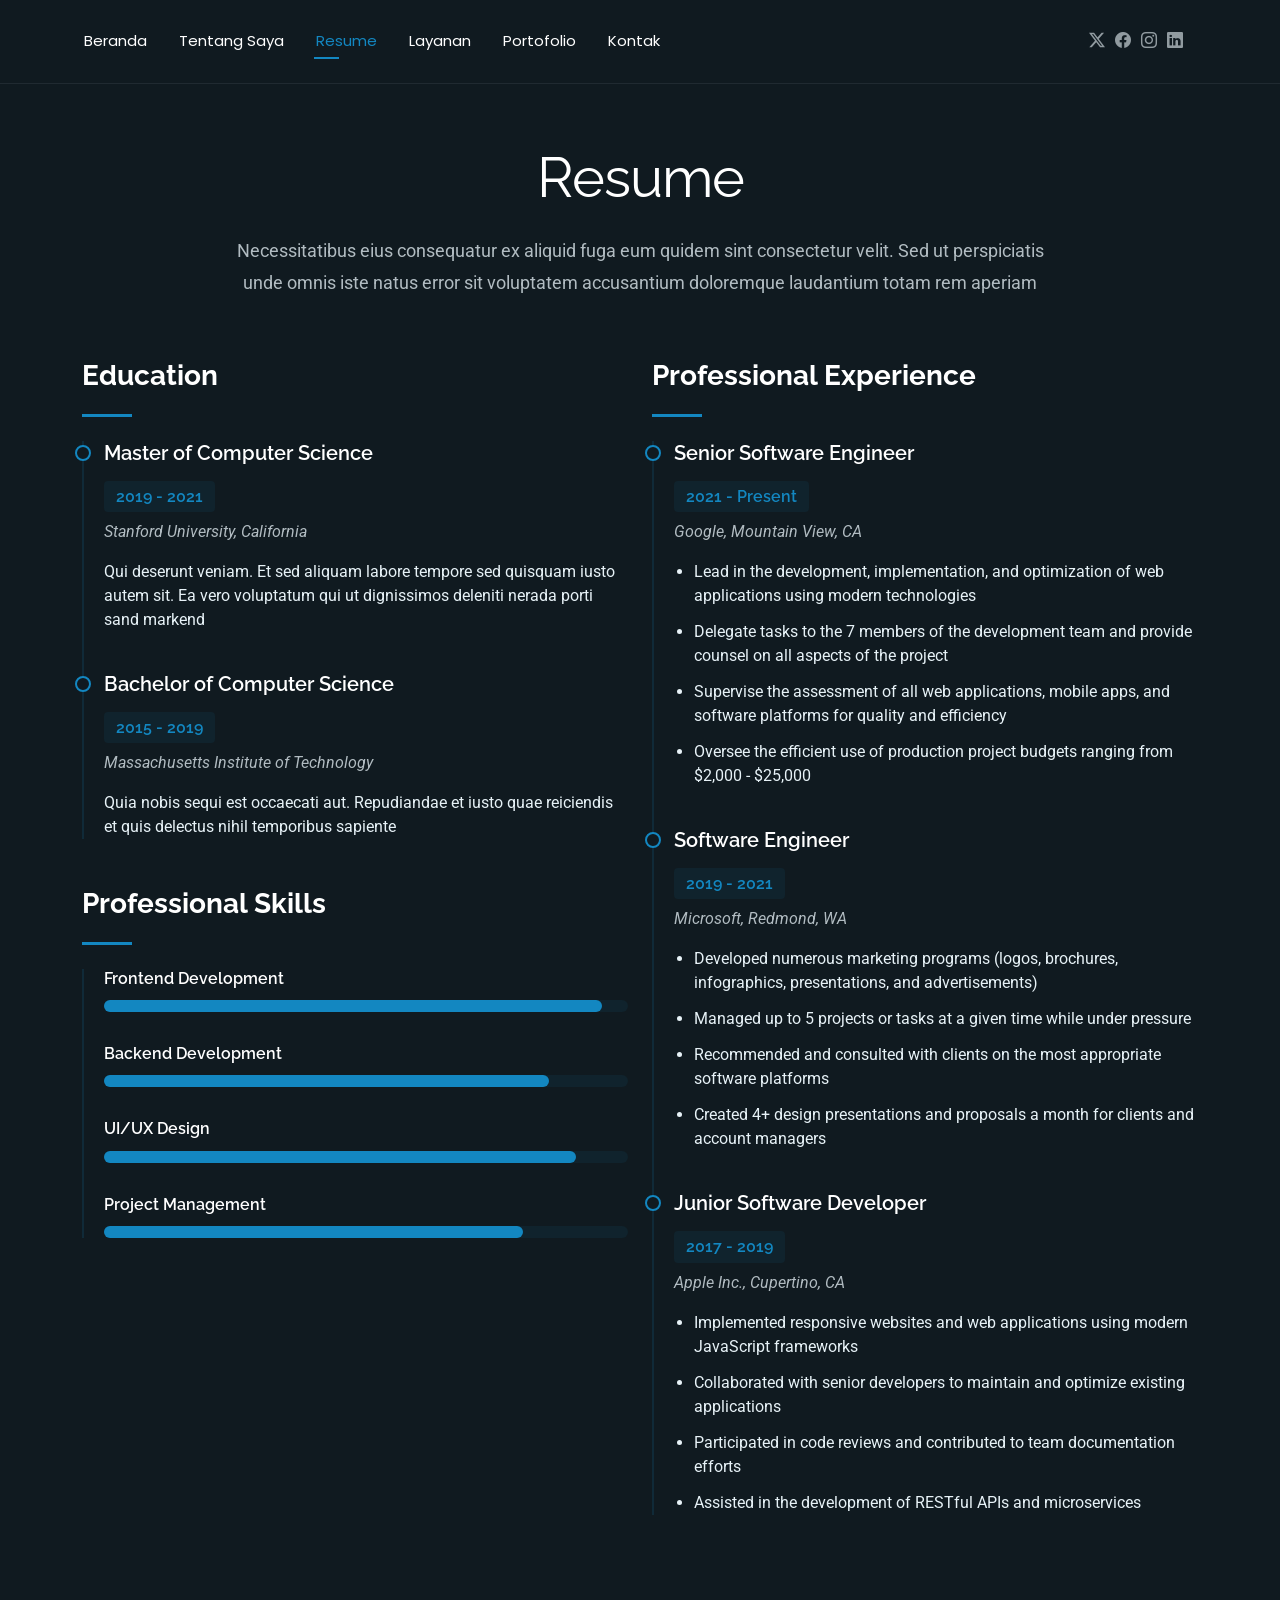
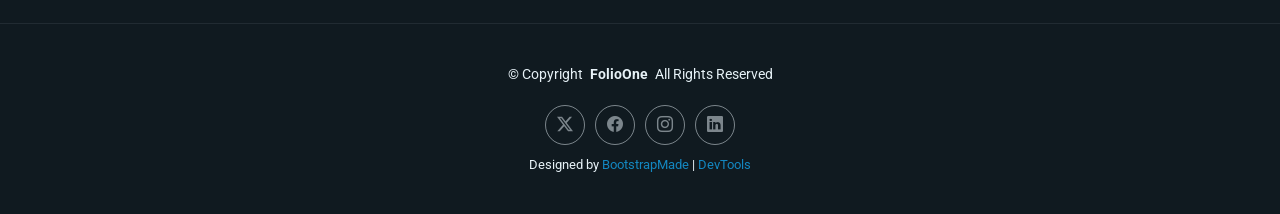
<file: resume.html>
<!DOCTYPE html>
<html lang="en">

<head>
  <meta charset="utf-8">
  <meta content="width=device-width, initial-scale=1.0" name="viewport">
  <title>Resume - FolioOne Bootstrap Template</title>
  <meta name="description" content="">
  <meta name="keywords" content="">

  <!-- Favicons -->
  <link href="assets/img/favicon.png" rel="icon">
  <link href="assets/img/apple-touch-icon.png" rel="apple-touch-icon">

  <!-- Fonts -->
  <link href="https://fonts.googleapis.com" rel="preconnect">
  <link href="https://fonts.gstatic.com" rel="preconnect" crossorigin>
  <link href="https://fonts.googleapis.com/css2?family=Roboto:ital,wght@0,100;0,300;0,400;0,500;0,700;0,900;1,100;1,300;1,400;1,500;1,700;1,900&family=Poppins:ital,wght@0,100;0,200;0,300;0,400;0,500;0,600;0,700;0,800;0,900;1,100;1,200;1,300;1,400;1,500;1,600;1,700;1,800;1,900&family=Raleway:ital,wght@0,100;0,200;0,300;0,400;0,500;0,600;0,700;0,800;0,900;1,100;1,200;1,300;1,400;1,500;1,600;1,700;1,800;1,900&display=swap" rel="stylesheet">

  <!-- Vendor CSS Files -->
  <link href="assets/vendor/bootstrap/css/bootstrap.min.css" rel="stylesheet">
  <link href="assets/vendor/bootstrap-icons/bootstrap-icons.css" rel="stylesheet">
  <link href="assets/vendor/aos/aos.css" rel="stylesheet">
  <link href="assets/vendor/swiper/swiper-bundle.min.css" rel="stylesheet">
  <link href="assets/vendor/glightbox/css/glightbox.min.css" rel="stylesheet">

  <!-- Main CSS File -->
  <link href="assets/css/main.css" rel="stylesheet">

</head>

<body class="resume-page">

  <header id="header" class="header d-flex align-items-center light-background sticky-top">
    <div class="container position-relative d-flex align-items-center justify-content-between">

      <nav id="navmenu" class="navmenu">
        <ul>
          <li><a href="index.html">Beranda</a></li>
          <li><a href="about.html">Tentang Saya</a></li>
          <li><a href="resume.html" class="active">Resume</a></li>
          <li><a href="services.html">Layanan</a></li>
          <li><a href="portfolio.html">Portofolio</a></li>
          <li><a href="contact.html">Kontak</a></li>
        </ul>
        <i class="mobile-nav-toggle d-xl-none bi bi-list"></i>
      </nav>

      <div class="header-social-links">
        <a href="#" class="twitter"><i class="bi bi-twitter-x"></i></a>
        <a href="#" class="facebook"><i class="bi bi-facebook"></i></a>
        <a href="#" class="instagram"><i class="bi bi-instagram"></i></a>
        <a href="#" class="linkedin"><i class="bi bi-linkedin"></i></a>
      </div>

    </div>
  </header>

  <main class="main">

    <!-- Resume Section -->
    <section id="resume" class="resume section">

      <!-- Section Title -->
      <div class="container section-title" data-aos="fade-up">
        <h2>Resume</h2>
        <p>Necessitatibus eius consequatur ex aliquid fuga eum quidem sint consectetur velit. Sed ut perspiciatis unde omnis iste natus error sit voluptatem accusantium doloremque laudantium totam rem aperiam</p>
      </div><!-- End Section Title -->

      <div class="container" data-aos="fade-up" data-aos-delay="100">

        <div class="row">
          <div class="col-lg-6">

            <!-- Education Section -->
            <div class="resume-item" data-aos="fade-up">
              <h3 class="resume-title">Education</h3>

              <div class="resume-content">
                <article class="education-item">
                  <h4>Master of Computer Science</h4>
                  <h5>2019 - 2021</h5>
                  <p class="institution"><em>Stanford University, California</em></p>
                  <p>Qui deserunt veniam. Et sed aliquam labore tempore sed quisquam iusto autem sit. Ea vero voluptatum qui ut dignissimos deleniti nerada porti sand markend</p>
                </article>

                <article class="education-item">
                  <h4>Bachelor of Computer Science</h4>
                  <h5>2015 - 2019</h5>
                  <p class="institution"><em>Massachusetts Institute of Technology</em></p>
                  <p>Quia nobis sequi est occaecati aut. Repudiandae et iusto quae reiciendis et quis delectus nihil temporibus sapiente</p>
                </article>
              </div>
            </div><!-- End Education Section -->

            <!-- Professional Skills Section -->
            <div class="resume-item skills-animation" data-aos="fade-up">
              <h3 class="resume-title">Professional Skills</h3>

              <div class="resume-content">
                <div class="skill-item">
                  <h4>Frontend Development</h4>
                  <div class="progress">
                    <div class="progress-bar" role="progressbar" aria-valuenow="95" aria-valuemin="0" aria-valuemax="100"></div>
                  </div>
                </div>

                <div class="skill-item">
                  <h4>Backend Development</h4>
                  <div class="progress">
                    <div class="progress-bar" role="progressbar" aria-valuenow="85" aria-valuemin="0" aria-valuemax="100"></div>
                  </div>
                </div>

                <div class="skill-item">
                  <h4>UI/UX Design</h4>
                  <div class="progress">
                    <div class="progress-bar" role="progressbar" aria-valuenow="90" aria-valuemin="0" aria-valuemax="100"></div>
                  </div>
                </div>

                <div class="skill-item">
                  <h4>Project Management</h4>
                  <div class="progress">
                    <div class="progress-bar" role="progressbar" aria-valuenow="80" aria-valuemin="0" aria-valuemax="100"></div>
                  </div>
                </div>
              </div>
            </div><!-- End Professional Skills Section -->
          </div>

          <div class="col-lg-6">
            <!-- Experience Section -->
            <div class="resume-item" data-aos="fade-up" data-aos-delay="100">
              <h3 class="resume-title">Professional Experience</h3>

              <div class="resume-content">
                <article class="experience-item">
                  <h4>Senior Software Engineer</h4>
                  <h5>2021 - Present</h5>
                  <p class="company"><em>Google, Mountain View, CA</em></p>
                  <ul>
                    <li>Lead in the development, implementation, and optimization of web applications using modern technologies</li>
                    <li>Delegate tasks to the 7 members of the development team and provide counsel on all aspects of the project</li>
                    <li>Supervise the assessment of all web applications, mobile apps, and software platforms for quality and efficiency</li>
                    <li>Oversee the efficient use of production project budgets ranging from $2,000 - $25,000</li>
                  </ul>
                </article>

                <article class="experience-item">
                  <h4>Software Engineer</h4>
                  <h5>2019 - 2021</h5>
                  <p class="company"><em>Microsoft, Redmond, WA</em></p>
                  <ul>
                    <li>Developed numerous marketing programs (logos, brochures, infographics, presentations, and advertisements)</li>
                    <li>Managed up to 5 projects or tasks at a given time while under pressure</li>
                    <li>Recommended and consulted with clients on the most appropriate software platforms</li>
                    <li>Created 4+ design presentations and proposals a month for clients and account managers</li>
                  </ul>
                </article>

                <article class="experience-item">
                  <h4>Junior Software Developer</h4>
                  <h5>2017 - 2019</h5>
                  <p class="company"><em>Apple Inc., Cupertino, CA</em></p>
                  <ul>
                    <li>Implemented responsive websites and web applications using modern JavaScript frameworks</li>
                    <li>Collaborated with senior developers to maintain and optimize existing applications</li>
                    <li>Participated in code reviews and contributed to team documentation efforts</li>
                    <li>Assisted in the development of RESTful APIs and microservices</li>
                  </ul>
                </article>
              </div>
            </div><!-- End Experience Section -->
          </div>
        </div>

      </div>

    </section><!-- /Resume Section -->

  </main>

  <footer id="footer" class="footer">

    <div class="container">
      <div class="copyright text-center ">
        <p>© <span>Copyright</span> <strong class="px-1 sitename">FolioOne</strong> <span>All Rights Reserved<br></span></p>
      </div>
      <div class="social-links d-flex justify-content-center">
        <a href=""><i class="bi bi-twitter-x"></i></a>
        <a href=""><i class="bi bi-facebook"></i></a>
        <a href=""><i class="bi bi-instagram"></i></a>
        <a href=""><i class="bi bi-linkedin"></i></a>
      </div>
      <div class="credits">
        <!-- All the links in the footer should remain intact. -->
        <!-- You can delete the links only if you've purchased the pro version. -->
        <!-- Licensing information: https://bootstrapmade.com/license/ -->
        <!-- Purchase the pro version with working PHP/AJAX contact form: [buy-url] -->
        Designed by <a href="https://bootstrapmade.com/">BootstrapMade</a> | <a href="https://bootstrapmade.com/tools/">DevTools</a>
      </div>
    </div>

  </footer>

  <!-- Scroll Top -->
  <a href="#" id="scroll-top" class="scroll-top d-flex align-items-center justify-content-center"><i class="bi bi-arrow-up-short"></i></a>

  <!-- Preloader -->
  <div id="preloader"></div>

  <!-- Vendor JS Files -->
  <script src="assets/vendor/bootstrap/js/bootstrap.bundle.min.js"></script>
  <script src="assets/vendor/php-email-form/validate.js"></script>
  <script src="assets/vendor/aos/aos.js"></script>
  <script src="assets/vendor/typed.js/typed.umd.js"></script>
  <script src="assets/vendor/waypoints/noframework.waypoints.js"></script>
  <script src="assets/vendor/purecounter/purecounter_vanilla.js"></script>
  <script src="assets/vendor/swiper/swiper-bundle.min.js"></script>
  <script src="assets/vendor/imagesloaded/imagesloaded.pkgd.min.js"></script>
  <script src="assets/vendor/isotope-layout/isotope.pkgd.min.js"></script>
  <script src="assets/vendor/glightbox/js/glightbox.min.js"></script>

  <!-- Main JS File -->
  <script src="assets/js/main.js"></script>

</body>

</html>
</file>
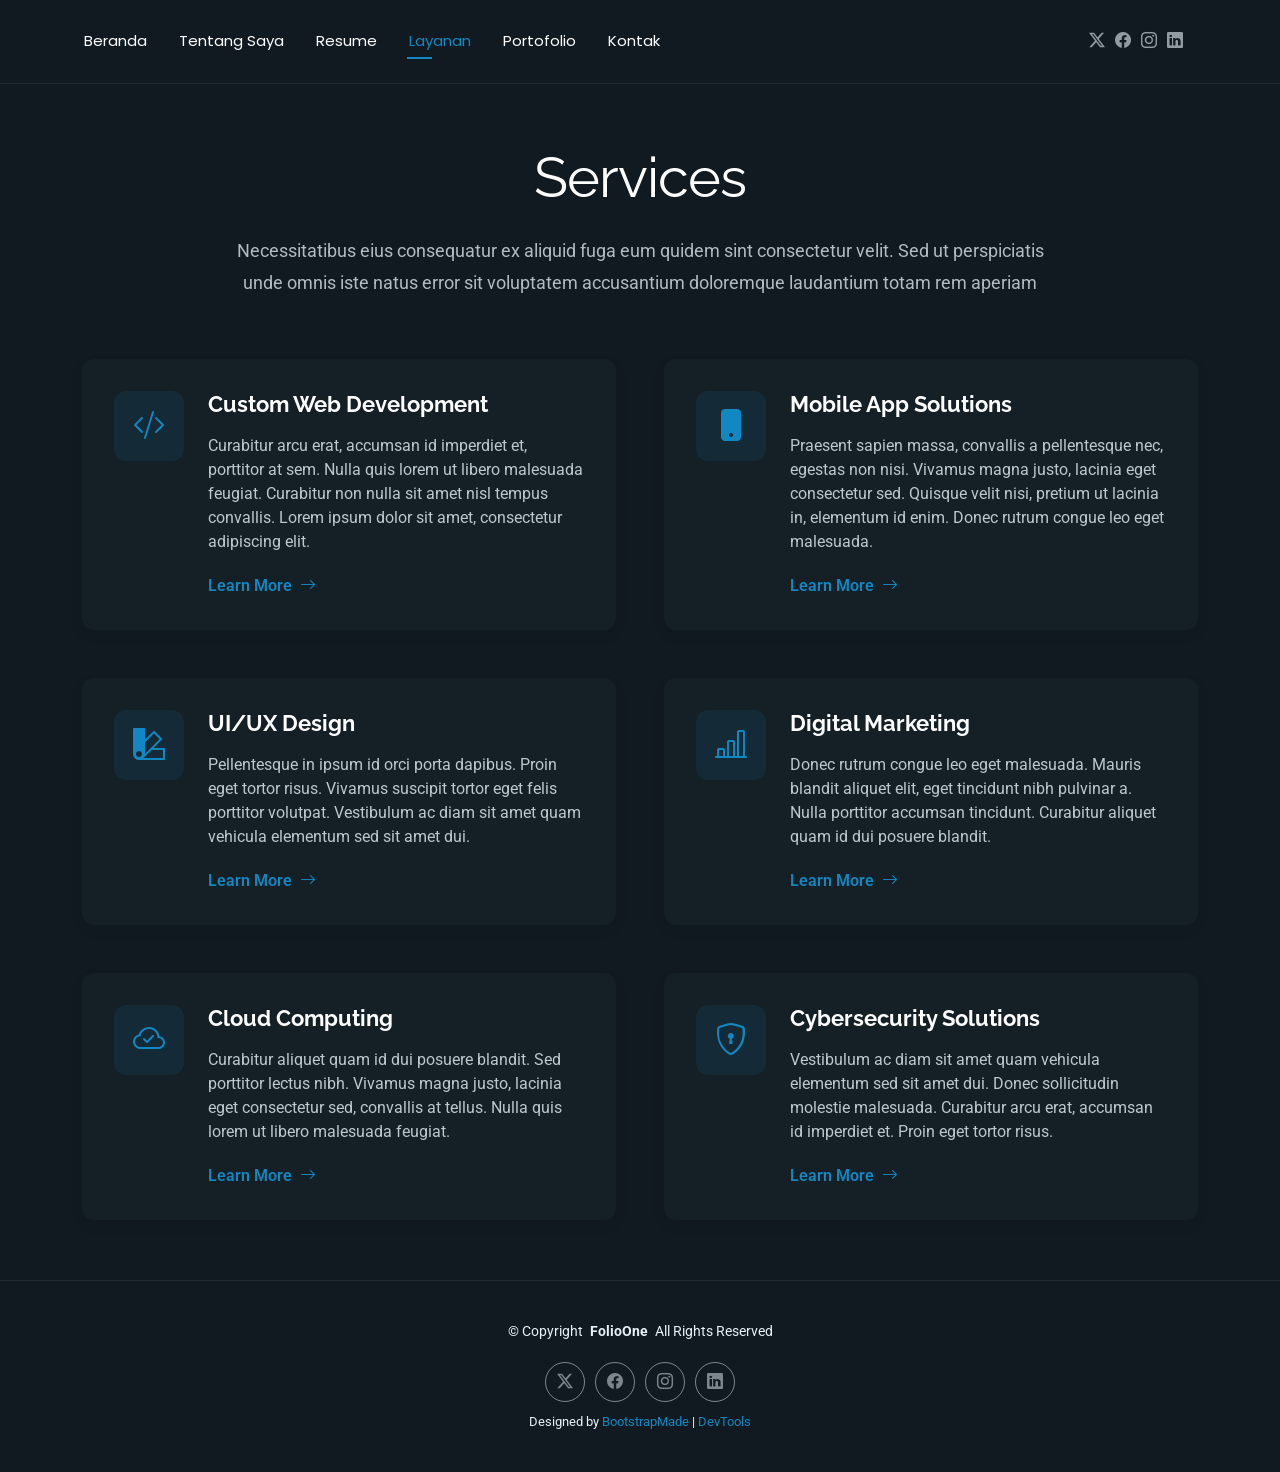
<file: services.html>
<!DOCTYPE html>
<html lang="en">

<head>
  <meta charset="utf-8">
  <meta content="width=device-width, initial-scale=1.0" name="viewport">
  <title>Services - FolioOne Bootstrap Template</title>
  <meta name="description" content="">
  <meta name="keywords" content="">

  <!-- Favicons -->
  <link href="assets/img/favicon.png" rel="icon">
  <link href="assets/img/apple-touch-icon.png" rel="apple-touch-icon">

  <!-- Fonts -->
  <link href="https://fonts.googleapis.com" rel="preconnect">
  <link href="https://fonts.gstatic.com" rel="preconnect" crossorigin>
  <link href="https://fonts.googleapis.com/css2?family=Roboto:ital,wght@0,100;0,300;0,400;0,500;0,700;0,900;1,100;1,300;1,400;1,500;1,700;1,900&family=Poppins:ital,wght@0,100;0,200;0,300;0,400;0,500;0,600;0,700;0,800;0,900;1,100;1,200;1,300;1,400;1,500;1,600;1,700;1,800;1,900&family=Raleway:ital,wght@0,100;0,200;0,300;0,400;0,500;0,600;0,700;0,800;0,900;1,100;1,200;1,300;1,400;1,500;1,600;1,700;1,800;1,900&display=swap" rel="stylesheet">

  <!-- Vendor CSS Files -->
  <link href="assets/vendor/bootstrap/css/bootstrap.min.css" rel="stylesheet">
  <link href="assets/vendor/bootstrap-icons/bootstrap-icons.css" rel="stylesheet">
  <link href="assets/vendor/aos/aos.css" rel="stylesheet">
  <link href="assets/vendor/swiper/swiper-bundle.min.css" rel="stylesheet">
  <link href="assets/vendor/glightbox/css/glightbox.min.css" rel="stylesheet">

  <!-- Main CSS File -->
  <link href="assets/css/main.css" rel="stylesheet">

</head>

<body class="services-page">

  <header id="header" class="header d-flex align-items-center light-background sticky-top">
    <div class="container position-relative d-flex align-items-center justify-content-between">

      <nav id="navmenu" class="navmenu">
        <ul>
          <li><a href="index.html">Beranda</a></li>
          <li><a href="about.html">Tentang Saya</a></li>
          <li><a href="resume.html">Resume</a></li>
          <li><a href="services.html" class="active">Layanan</a></li>
          <li><a href="portfolio.html">Portofolio</a></li>
          <li><a href="contact.html">Kontak</a></li>
        </ul>
        <i class="mobile-nav-toggle d-xl-none bi bi-list"></i>
      </nav>

      <div class="header-social-links">
        <a href="#" class="twitter"><i class="bi bi-twitter-x"></i></a>
        <a href="#" class="facebook"><i class="bi bi-facebook"></i></a>
        <a href="#" class="instagram"><i class="bi bi-instagram"></i></a>
        <a href="#" class="linkedin"><i class="bi bi-linkedin"></i></a>
      </div>

    </div>
  </header>

  <main class="main">

    <!-- Services Section -->
    <section id="services" class="services section">

      <!-- Section Title -->
      <div class="container section-title" data-aos="fade-up">
        <h2>Services</h2>
        <p>Necessitatibus eius consequatur ex aliquid fuga eum quidem sint consectetur velit. Sed ut perspiciatis unde omnis iste natus error sit voluptatem accusantium doloremque laudantium totam rem aperiam</p>
      </div><!-- End Section Title -->

      <div class="container" data-aos="fade-up" data-aos-delay="100">

        <div class="row justify-content-center g-5">

          <div class="col-md-6" data-aos="fade-right" data-aos-delay="100">
            <div class="service-item">
              <div class="service-icon">
                <i class="bi bi-code-slash"></i>
              </div>
              <div class="service-content">
                <h3>Custom Web Development</h3>
                <p>Curabitur arcu erat, accumsan id imperdiet et, porttitor at sem. Nulla quis lorem ut libero malesuada feugiat. Curabitur non nulla sit amet nisl tempus convallis. Lorem ipsum dolor sit amet, consectetur adipiscing elit.</p>
                <a href="service-details.html" class="service-link">
                  <span>Learn More</span>
                  <i class="bi bi-arrow-right"></i>
                </a>
              </div>
            </div>
          </div><!-- End Service Item -->

          <div class="col-md-6" data-aos="fade-left" data-aos-delay="100">
            <div class="service-item">
              <div class="service-icon">
                <i class="bi bi-phone-fill"></i>
              </div>
              <div class="service-content">
                <h3>Mobile App Solutions</h3>
                <p>Praesent sapien massa, convallis a pellentesque nec, egestas non nisi. Vivamus magna justo, lacinia eget consectetur sed. Quisque velit nisi, pretium ut lacinia in, elementum id enim. Donec rutrum congue leo eget malesuada.</p>
                <a href="service-details.html" class="service-link">
                  <span>Learn More</span>
                  <i class="bi bi-arrow-right"></i>
                </a>
              </div>
            </div>
          </div><!-- End Service Item -->

          <div class="col-md-6" data-aos="fade-right" data-aos-delay="200">
            <div class="service-item">
              <div class="service-icon">
                <i class="bi bi-palette2"></i>
              </div>
              <div class="service-content">
                <h3>UI/UX Design</h3>
                <p>Pellentesque in ipsum id orci porta dapibus. Proin eget tortor risus. Vivamus suscipit tortor eget felis porttitor volutpat. Vestibulum ac diam sit amet quam vehicula elementum sed sit amet dui.</p>
                <a href="service-details.html" class="service-link">
                  <span>Learn More</span>
                  <i class="bi bi-arrow-right"></i>
                </a>
              </div>
            </div>
          </div><!-- End Service Item -->

          <div class="col-md-6" data-aos="fade-left" data-aos-delay="200">
            <div class="service-item">
              <div class="service-icon">
                <i class="bi bi-bar-chart-line"></i>
              </div>
              <div class="service-content">
                <h3>Digital Marketing</h3>
                <p>Donec rutrum congue leo eget malesuada. Mauris blandit aliquet elit, eget tincidunt nibh pulvinar a. Nulla porttitor accumsan tincidunt. Curabitur aliquet quam id dui posuere blandit.</p>
                <a href="service-details.html" class="service-link">
                  <span>Learn More</span>
                  <i class="bi bi-arrow-right"></i>
                </a>
              </div>
            </div>
          </div><!-- End Service Item -->

          <div class="col-md-6" data-aos="fade-right" data-aos-delay="300">
            <div class="service-item">
              <div class="service-icon">
                <i class="bi bi-cloud-check"></i>
              </div>
              <div class="service-content">
                <h3>Cloud Computing</h3>
                <p>Curabitur aliquet quam id dui posuere blandit. Sed porttitor lectus nibh. Vivamus magna justo, lacinia eget consectetur sed, convallis at tellus. Nulla quis lorem ut libero malesuada feugiat.</p>
                <a href="service-details.html" class="service-link">
                  <span>Learn More</span>
                  <i class="bi bi-arrow-right"></i>
                </a>
              </div>
            </div>
          </div><!-- End Service Item -->

          <div class="col-md-6" data-aos="fade-left" data-aos-delay="300">
            <div class="service-item">
              <div class="service-icon">
                <i class="bi bi-shield-lock"></i>
              </div>
              <div class="service-content">
                <h3>Cybersecurity Solutions</h3>
                <p>Vestibulum ac diam sit amet quam vehicula elementum sed sit amet dui. Donec sollicitudin molestie malesuada. Curabitur arcu erat, accumsan id imperdiet et. Proin eget tortor risus.</p>
                <a href="service-details.html" class="service-link">
                  <span>Learn More</span>
                  <i class="bi bi-arrow-right"></i>
                </a>
              </div>
            </div>
          </div><!-- End Service Item -->

        </div>

      </div>

    </section><!-- /Services Section -->

  </main>

  <footer id="footer" class="footer">

    <div class="container">
      <div class="copyright text-center ">
        <p>© <span>Copyright</span> <strong class="px-1 sitename">FolioOne</strong> <span>All Rights Reserved<br></span></p>
      </div>
      <div class="social-links d-flex justify-content-center">
        <a href=""><i class="bi bi-twitter-x"></i></a>
        <a href=""><i class="bi bi-facebook"></i></a>
        <a href=""><i class="bi bi-instagram"></i></a>
        <a href=""><i class="bi bi-linkedin"></i></a>
      </div>
      <div class="credits">
        <!-- All the links in the footer should remain intact. -->
        <!-- You can delete the links only if you've purchased the pro version. -->
        <!-- Licensing information: https://bootstrapmade.com/license/ -->
        <!-- Purchase the pro version with working PHP/AJAX contact form: [buy-url] -->
        Designed by <a href="https://bootstrapmade.com/">BootstrapMade</a> | <a href="https://bootstrapmade.com/tools/">DevTools</a>
      </div>
    </div>

  </footer>

  <!-- Scroll Top -->
  <a href="#" id="scroll-top" class="scroll-top d-flex align-items-center justify-content-center"><i class="bi bi-arrow-up-short"></i></a>

  <!-- Preloader -->
  <div id="preloader"></div>

  <!-- Vendor JS Files -->
  <script src="assets/vendor/bootstrap/js/bootstrap.bundle.min.js"></script>
  <script src="assets/vendor/php-email-form/validate.js"></script>
  <script src="assets/vendor/aos/aos.js"></script>
  <script src="assets/vendor/typed.js/typed.umd.js"></script>
  <script src="assets/vendor/waypoints/noframework.waypoints.js"></script>
  <script src="assets/vendor/purecounter/purecounter_vanilla.js"></script>
  <script src="assets/vendor/swiper/swiper-bundle.min.js"></script>
  <script src="assets/vendor/imagesloaded/imagesloaded.pkgd.min.js"></script>
  <script src="assets/vendor/isotope-layout/isotope.pkgd.min.js"></script>
  <script src="assets/vendor/glightbox/js/glightbox.min.js"></script>

  <!-- Main JS File -->
  <script src="assets/js/main.js"></script>

</body>

</html>
</file>
<file: assets/css/main.css>
/* Fonts */
:root {
  --default-font: "Roboto",  system-ui, -apple-system, "Segoe UI", Roboto, "Helvetica Neue", Arial, "Noto Sans", "Liberation Sans", sans-serif, "Apple Color Emoji", "Segoe UI Emoji", "Segoe UI Symbol", "Noto Color Emoji";
  --heading-font: "Raleway",  sans-serif;
  --nav-font: "Poppins",  sans-serif;
}

/* Global Colors - The following color variables are used throughout the website. Updating them here will change the color scheme of the entire website */
:root { 
  --background-color: #101a20; /* Background color for the entire website, including individual sections */
  --default-color: #e7f2f7; /* Default color used for the majority of the text content across the entire website */
  --heading-color: #ffffff; /* Color for headings, subheadings and title throughout the website */
  --accent-color: #1387c1; /* Accent color that represents your brand on the website. It's used for buttons, links, and other elements that need to stand out */
  --surface-color: #141f26; /* The surface color is used as a background of boxed elements within sections, such as cards, icon boxes, or other elements that require a visual separation from the global background. */
  --contrast-color: #ffffff; /* Contrast color for text, ensuring readability against backgrounds of accent, heading, or default colors. */
}

/* Nav Menu Colors - The following color variables are used specifically for the navigation menu. They are separate from the global colors to allow for more customization options */
:root {
  --nav-color: #ffffff;  /* The default color of the main navmenu links */
  --nav-hover-color: #1387c1; /* Applied to main navmenu links when they are hovered over or active */
  --nav-mobile-background-color: #213642; /* Used as the background color for mobile navigation menu */
  --nav-dropdown-background-color: #051117; /* Used as the background color for dropdown items that appear when hovering over primary navigation items */
  --nav-dropdown-color: #e7f2f7; /* Used for navigation links of the dropdown items in the navigation menu. */
  --nav-dropdown-hover-color: #1387c1; /* Similar to --nav-hover-color, this color is applied to dropdown navigation links when they are hovered over. */
}

/* Color Presets - These classes override global colors when applied to any section or element, providing reuse of the sam color scheme. */

.light-background {
  --background-color: #142027;
  --surface-color: #325264;
}

.dark-background {
  --background-color: #0b1419;
  --default-color: #ffffff;
  --heading-color: #ffffff;
  --surface-color: #252525;
  --contrast-color: #ffffff;
}

/* Smooth scroll */
:root {
  scroll-behavior: smooth;
}

/*--------------------------------------------------------------
# General Styling & Shared Classes
--------------------------------------------------------------*/
body {
  color: var(--default-color);
  background-color: var(--background-color);
  font-family: var(--default-font);
}

a {
  color: var(--accent-color);
  text-decoration: none;
  transition: 0.3s;
}

a:hover {
  color: color-mix(in srgb, var(--accent-color), transparent 25%);
  text-decoration: none;
}

h1,
h2,
h3,
h4,
h5,
h6 {
  color: var(--heading-color);
  font-family: var(--heading-font);
}

/* PHP Email Form Messages
------------------------------*/
.php-email-form .error-message {
  display: none;
  background: #df1529;
  color: #ffffff;
  text-align: left;
  padding: 15px;
  margin-bottom: 24px;
  font-weight: 600;
}

.php-email-form .sent-message {
  display: none;
  color: #ffffff;
  background: #059652;
  text-align: center;
  padding: 15px;
  margin-bottom: 24px;
  font-weight: 600;
}

.php-email-form .loading {
  display: none;
  background: var(--surface-color);
  text-align: center;
  padding: 15px;
  margin-bottom: 24px;
}

.php-email-form .loading:before {
  content: "";
  display: inline-block;
  border-radius: 50%;
  width: 24px;
  height: 24px;
  margin: 0 10px -6px 0;
  border: 3px solid var(--accent-color);
  border-top-color: var(--surface-color);
  animation: php-email-form-loading 1s linear infinite;
}

@keyframes php-email-form-loading {
  0% {
    transform: rotate(0deg);
  }

  100% {
    transform: rotate(360deg);
  }
}

/*--------------------------------------------------------------
# Global Header
--------------------------------------------------------------*/
.header {
  --background-color: rgba(255, 255, 255, 0);
  color: var(--default-color);
  background-color: var(--background-color);
  padding: 15px 0;
  transition: all 0.5s;
  z-index: 997;
  border-bottom: 1px solid color-mix(in srgb, var(--default-color), transparent 92%);
}

.header .logo {
  line-height: 1;
}

.header .logo img {
  max-height: 36px;
  margin-right: 8px;
}

.header .logo h1 {
  font-size: 32px;
  margin: 0;
  font-weight: 400;
  color: var(--heading-color);
}

.header .header-social-links {
  padding-right: 15px;
}

.header .header-social-links a {
  color: color-mix(in srgb, var(--default-color), transparent 40%);
  padding-left: 6px;
  display: inline-block;
  transition: 0.3s;
  font-size: 16px;
}

.header .header-social-links a:hover {
  color: var(--default-color);
}

.header .header-social-links a i {
  line-height: 0px;
}

@media (max-width: 1200px) {
  .header .logo {
    order: 1;
  }

  .header .header-social-links {
    order: 2;
  }

  .header .navmenu {
    order: 3;
  }
}

/* Global Header on Scroll
------------------------------*/
.scrolled .header {
  --background-color: rgba(16, 26, 32, 0.9);
}

/*--------------------------------------------------------------
# Navigation Menu
--------------------------------------------------------------*/
/* Desktop Navigation */
@media (min-width: 1200px) {
  .navmenu {
    padding: 0;
  }

  .navmenu ul {
    margin: 0;
    padding: 0;
    display: flex;
    list-style: none;
    align-items: center;
  }

  .navmenu li {
    position: relative;
  }

  .navmenu>ul>li {
    white-space: nowrap;
    padding: 15px 28px 15px 0;
  }

  .navmenu>ul>li:last-child {
    padding-right: 0;
  }

  .navmenu a,
  .navmenu a:focus {
    color: var(--nav-color);
    font-size: 15px;
    padding: 0 2px;
    font-family: var(--nav-font);
    font-weight: 400;
    display: flex;
    align-items: center;
    justify-content: space-between;
    white-space: nowrap;
    transition: 0.3s;
    position: relative;
  }

  .navmenu a i,
  .navmenu a:focus i {
    font-size: 12px;
    line-height: 0;
    margin-left: 5px;
    transition: 0.3s;
  }

  .navmenu>ul>li>a:before {
    content: "";
    position: absolute;
    height: 2px;
    bottom: -6px;
    left: 0;
    background-color: var(--nav-hover-color);
    visibility: hidden;
    width: 0px;
    transition: all 0.3s ease-in-out 0s;
  }

  .navmenu a:hover:before,
  .navmenu li:hover>a:before,
  .navmenu .active:before {
    visibility: visible;
    width: 25px;
  }

  .navmenu li:hover>a,
  .navmenu .active,
  .navmenu .active:focus {
    color: var(--nav-hover-color);
  }

  .navmenu .dropdown ul {
    margin: 0;
    padding: 10px 0;
    background: var(--nav-dropdown-background-color);
    display: block;
    position: absolute;
    visibility: hidden;
    left: -5px;
    top: 130%;
    opacity: 0;
    transition: 0.3s;
    border-radius: 4px;
    z-index: 99;
    box-shadow: 0px 0px 30px rgba(0, 0, 0, 0.1);
  }

  .navmenu .dropdown ul li {
    min-width: 200px;
  }

  .navmenu .dropdown ul a {
    padding: 10px 20px;
    font-size: 15px;
    text-transform: none;
    color: var(--nav-dropdown-color);
  }

  .navmenu .dropdown ul a i {
    font-size: 12px;
  }

  .navmenu .dropdown ul a:hover,
  .navmenu .dropdown ul .active:hover,
  .navmenu .dropdown ul li:hover>a {
    color: var(--nav-dropdown-hover-color);
  }

  .navmenu .dropdown:hover>ul {
    opacity: 1;
    top: 100%;
    visibility: visible;
  }

  .navmenu .dropdown .dropdown ul {
    top: 0;
    left: -90%;
    visibility: hidden;
  }

  .navmenu .dropdown .dropdown:hover>ul {
    opacity: 1;
    top: 0;
    left: -100%;
    visibility: visible;
  }
}

/* Mobile Navigation */
@media (max-width: 1199px) {
  .mobile-nav-toggle {
    color: var(--nav-color);
    font-size: 28px;
    line-height: 0;
    margin-right: 10px;
    cursor: pointer;
    transition: color 0.3s;
  }

  .navmenu {
    padding: 0;
    z-index: 9997;
  }

  .navmenu ul {
    display: none;
    list-style: none;
    position: absolute;
    inset: 60px 20px 20px 20px;
    padding: 10px 0;
    margin: 0;
    border-radius: 6px;
    background-color: var(--nav-mobile-background-color);
    border: 1px solid color-mix(in srgb, var(--default-color), transparent 90%);
    box-shadow: none;
    overflow-y: auto;
    transition: 0.3s;
    z-index: 9998;
  }

  .navmenu a,
  .navmenu a:focus {
    color: var(--nav-dropdown-color);
    padding: 10px 20px;
    font-family: var(--nav-font);
    font-size: 17px;
    font-weight: 500;
    display: flex;
    align-items: center;
    justify-content: space-between;
    white-space: nowrap;
    transition: 0.3s;
  }

  .navmenu a i,
  .navmenu a:focus i {
    font-size: 12px;
    line-height: 0;
    margin-left: 5px;
    width: 30px;
    height: 30px;
    display: flex;
    align-items: center;
    justify-content: center;
    border-radius: 50%;
    transition: 0.3s;
    background-color: color-mix(in srgb, var(--accent-color), transparent 90%);
  }

  .navmenu a i:hover,
  .navmenu a:focus i:hover {
    background-color: var(--accent-color);
    color: var(--contrast-color);
  }

  .navmenu a:hover,
  .navmenu .active,
  .navmenu .active:focus {
    color: var(--nav-dropdown-hover-color);
  }

  .navmenu .active i,
  .navmenu .active:focus i {
    background-color: var(--accent-color);
    color: var(--contrast-color);
    transform: rotate(180deg);
  }

  .navmenu .dropdown ul {
    position: static;
    display: none;
    z-index: 99;
    padding: 10px 0;
    margin: 10px 20px;
    background-color: var(--nav-dropdown-background-color);
    transition: all 0.5s ease-in-out;
  }

  .navmenu .dropdown ul ul {
    background-color: rgba(33, 37, 41, 0.1);
  }

  .navmenu .dropdown>.dropdown-active {
    display: block;
    background-color: rgba(33, 37, 41, 0.03);
  }

  .mobile-nav-active {
    overflow: hidden;
  }

  .mobile-nav-active .mobile-nav-toggle {
    color: #fff;
    position: absolute;
    font-size: 32px;
    top: 15px;
    right: 15px;
    margin-right: 0;
    z-index: 9999;
  }

  .mobile-nav-active .navmenu {
    position: fixed;
    overflow: hidden;
    inset: 0;
    background: rgba(33, 37, 41, 0.8);
    transition: 0.3s;
  }

  .mobile-nav-active .navmenu>ul {
    display: block;
  }
}

/*--------------------------------------------------------------
# Global Footer
--------------------------------------------------------------*/
.footer {
  color: var(--default-color);
  background-color: var(--background-color);
  font-size: 14px;
  padding: 40px 0;
  position: relative;
  border-top: 1px solid color-mix(in srgb, var(--default-color), transparent 92%);
}

.footer .copyright p {
  margin-bottom: 0;
}

.footer .social-links {
  margin-top: 20px;
}

.footer .social-links a {
  display: flex;
  align-items: center;
  justify-content: center;
  width: 40px;
  height: 40px;
  border-radius: 50%;
  border: 1px solid color-mix(in srgb, var(--default-color), transparent 50%);
  font-size: 16px;
  color: color-mix(in srgb, var(--default-color), transparent 50%);
  margin: 0 5px;
  transition: 0.3s;
}

.footer .social-links a:hover {
  color: var(--accent-color);
  border-color: var(--accent-color);
}

.footer .credits {
  margin-top: 10px;
  font-size: 13px;
  text-align: center;
}

/*--------------------------------------------------------------
# Preloader
--------------------------------------------------------------*/
#preloader {
  position: fixed;
  inset: 0;
  z-index: 9999;
  overflow: hidden;
  background-color: var(--background-color);
  transition: all 0.6s ease-out;
  width: 100%;
  height: 100vh;
}

#preloader:before,
#preloader:after {
  content: "";
  position: absolute;
  border: 4px solid var(--accent-color);
  border-radius: 50%;
  animation: animate-preloader 2s cubic-bezier(0, 0.2, 0.8, 1) infinite;
}

#preloader:after {
  animation-delay: -0.5s;
}

@keyframes animate-preloader {
  0% {
    width: 10px;
    height: 10px;
    top: calc(50% - 5px);
    left: calc(50% - 5px);
    opacity: 1;
  }

  100% {
    width: 72px;
    height: 72px;
    top: calc(50% - 36px);
    left: calc(50% - 36px);
    opacity: 0;
  }
}

/*--------------------------------------------------------------
# Scroll Top Button
--------------------------------------------------------------*/
.scroll-top {
  position: fixed;
  visibility: hidden;
  opacity: 0;
  right: 15px;
  bottom: -15px;
  z-index: 99999;
  background-color: var(--accent-color);
  width: 44px;
  height: 44px;
  border-radius: 50px;
  transition: all 0.4s;
}

.scroll-top i {
  font-size: 24px;
  color: var(--contrast-color);
  line-height: 0;
}

.scroll-top:hover {
  background-color: color-mix(in srgb, var(--accent-color), transparent 20%);
  color: var(--contrast-color);
}

.scroll-top.active {
  visibility: visible;
  opacity: 1;
  bottom: 15px;
}

/*--------------------------------------------------------------
# Disable aos animation delay on mobile devices
--------------------------------------------------------------*/
@media screen and (max-width: 768px) {
  [data-aos-delay] {
    transition-delay: 0 !important;
  }
}

/*--------------------------------------------------------------
# Global Page Titles & Breadcrumbs
--------------------------------------------------------------*/
.page-title {
  color: var(--default-color);
  background-color: var(--background-color);
  position: relative;
}

.page-title .heading {
  padding: 80px 0;
  border-top: 1px solid color-mix(in srgb, var(--default-color), transparent 90%);
}

.page-title .heading h1 {
  font-size: 38px;
  font-weight: 700;
}

.page-title nav {
  background-color: color-mix(in srgb, var(--default-color), transparent 96%);
  padding: 20px 0;
}

.page-title nav ol {
  display: flex;
  flex-wrap: wrap;
  list-style: none;
  padding: 0;
  margin: 0;
  font-size: 16px;
  font-weight: 400;
}

.page-title nav ol li+li {
  padding-left: 10px;
}

.page-title nav ol li+li::before {
  content: "/";
  display: inline-block;
  padding-right: 10px;
  color: color-mix(in srgb, var(--default-color), transparent 70%);
}

/*--------------------------------------------------------------
# Global Sections
--------------------------------------------------------------*/
section,
.section {
  color: var(--default-color);
  background-color: var(--background-color);
  padding: 60px 0;
  scroll-margin-top: 100px;
  overflow: clip;
}

@media (max-width: 1199px) {

  section,
  .section {
    scroll-margin-top: 66px;
  }
}

/*--------------------------------------------------------------
# Global Section Titles
--------------------------------------------------------------*/
.section-title {
  text-align: center;
  padding-bottom: 60px;
  position: relative;
}

.section-title h2 {
  font-size: 3.5rem;
  font-weight: 400;
  line-height: 1.2;
  color: var(--heading-color);
  margin-bottom: 1.5rem;
  letter-spacing: -1px;
}

@media (max-width: 768px) {
  .section-title h2 {
    font-size: 2.5rem;
  }
}

.section-title p {
  font-size: 1.125rem;
  line-height: 1.8;
  color: color-mix(in srgb, var(--default-color), transparent 25%);
  max-width: 900px;
  margin: 0 auto;
  text-wrap: balance;
}

/*--------------------------------------------------------------
# Hero Section
--------------------------------------------------------------*/
.hero {
  padding: 80px 0;
  min-height: 100vh;
  display: flex;
  align-items: center;
}

.hero .hero-content h1 {
  font-size: 3.5rem;
  font-weight: 700;
  margin-bottom: 1rem;
  line-height: 1.2;
}

.hero .hero-content h1 .highlight {
  color: var(--accent-color);
  position: relative;
  display: inline-block;
  font-weight: 700;
  transition: all 0.3s ease;
}

.hero .hero-content h1 .highlight::after {
  content: "";
  position: absolute;
  left: 0;
  bottom: -4px;
  width: 100%;
  height: 4px;
  border-radius: 999px;
  background: linear-gradient(
    90deg,
    var(--accent-color),
    color-mix(in srgb, var(--accent-color), white 30%)
  );
  box-shadow: 0 0 12px color-mix(in srgb, var(--accent-color), transparent 40%);
  transform: scaleX(0);
  transform-origin: left;
  animation: underlineReveal 1s ease forwards;
  animation-delay: 0.8s;
}

.hero .hero-content h1 .highlight:hover {
  text-shadow: 0 0 15px color-mix(in srgb, var(--accent-color), transparent 40%);
}

@keyframes underlineReveal {
  to {
    transform: scaleX(1);
  }
}

@media (max-width: 768px) {
  .hero .hero-content h1 {
    font-size: 2.5rem;
  }
}

.hero .hero-content h2 {
  font-size: 1.5rem;
  font-weight: 400;
  margin-bottom: 2rem;
  color: color-mix(in srgb, var(--default-color), transparent 20%);
}

.hero .hero-content h2 .typed {
  color: var(--accent-color);
  font-weight: 600;
}

@media (max-width: 768px) {
  .hero .hero-content h2 {
    font-size: 1.25rem;
  }
}

.hero .hero-content p {
  font-size: 1.1rem;
  line-height: 1.6;
  margin-bottom: 2.5rem;
  color: color-mix(in srgb, var(--default-color), transparent 30%);
}

.hero .hero-actions {
  display: flex;
  gap: 1rem;
  margin-bottom: 3rem;
}

.hero .hero-actions .btn {
  padding: 12px 30px;
  border-radius: 50px;
  font-weight: 600;
  text-decoration: none;
  transition: all 0.3s ease;
  border: 2px solid;
}

.hero .hero-actions .btn.btn-primary {
  background: var(--accent-color);
  color: var(--contrast-color);
  border-color: var(--accent-color);
}

.hero .hero-actions .btn.btn-primary:hover {
  background: color-mix(in srgb, var(--accent-color), black 15%);
  border-color: color-mix(in srgb, var(--accent-color), black 15%);
  transform: translateY(-2px);
}

.hero .hero-actions .btn.btn-outline {
  background: transparent;
  color: var(--accent-color);
  border-color: var(--accent-color);
}

.hero .hero-actions .btn.btn-outline:hover {
  transform: translateY(-2px);
}

@media (max-width: 576px) {
  .hero .hero-actions {
    flex-direction: column;
  }

  .hero .hero-actions .btn {
    text-align: center;
  }
}

.hero .social-links {
  display: flex;
  gap: 1rem;
}

.hero .social-links a {
  width: 45px;
  height: 45px;
  background: var(--surface-color);
  border-radius: 50%;
  display: flex;
  align-items: center;
  justify-content: center;
  color: var(--default-color);
  font-size: 1.2rem;
  transition: all 0.3s ease;
}

.hero .social-links a:hover {
  background: var(--accent-color);
  color: var(--contrast-color);
  transform: translateY(-3px);
  box-shadow: 0 8px 25px color-mix(in srgb, var(--accent-color), transparent 70%);
}

.hero .hero-image {
  position: relative;
}

.hero .hero-image .image-wrapper {
  position: relative;
  max-width: 450px;
  margin: 0 auto;
}

.hero .hero-image .image-wrapper img {
  border-radius: 20px;
  box-shadow: 0 5px 15px color-mix(in srgb, var(--default-color), transparent 95%);
  transition: transform 0.3s ease;
}

.hero .hero-image .image-wrapper img:hover {
  transform: scale(1.02);
}

.hero .hero-image .floating-elements {
  position: absolute;
  top: 0;
  left: 0;
  right: 0;
  bottom: 0;
  pointer-events: none;
}

.hero .hero-image .floating-elements .floating-card {
  position: absolute;
  background: var(--surface-color);
  padding: 15px 20px;
  border-radius: 15px;
  box-shadow: 0 10px 30px color-mix(in srgb, var(--default-color), transparent 90%);
  display: flex;
  align-items: center;
  gap: 10px;
  font-weight: 600;
  animation: float 3s ease-in-out infinite;
}

.hero .hero-image .floating-elements .floating-card i {
  font-size: 1.5rem;
  color: var(--accent-color);
}

.hero .hero-image .floating-elements .floating-card.design {
  top: 10%;
  right: -10%;
  animation-delay: 0s;
}

.hero .hero-image .floating-elements .floating-card.code {
  bottom: 30%;
  left: -15%;
  animation-delay: 1s;
}

.hero .hero-image .floating-elements .floating-card.creativity {
  top: 60%;
  right: -5%;
  animation-delay: 2s;
}

@media (max-width: 992px) {
  .hero .hero-image .floating-elements .floating-card {
    display: none;
  }
}

@keyframes float {

  0%,
  100% {
    transform: translateY(0px);
  }

  50% {
    transform: translateY(-10px);
  }
}

@media (max-width: 992px) {
  .hero .hero-content {
    text-align: center;
    margin-bottom: 3rem;
  }
}

/*--------------------------------------------------------------
# About Section
--------------------------------------------------------------*/
.about .intro-content .eyebrow {
  display: inline-block;
  letter-spacing: 0.12em;
  text-transform: uppercase;
  font-size: 12px;
  color: color-mix(in srgb, var(--default-color), transparent 40%);
  margin-bottom: 16px;
}

.about .intro-content .headline {
  font-family: var(--heading-font);
  font-weight: 300;
  line-height: 1.2;
  font-size: clamp(28px, 4vw, 44px);
  margin: 0 0 24px 0;
}

.about .intro-content .lead {
  font-size: 18px;
  line-height: 1.8;
  color: color-mix(in srgb, var(--default-color), transparent 10%);
  margin-bottom: 24px;
}

.about .intro-content p {
  line-height: 1.8;
  margin-bottom: 24px;
  color: color-mix(in srgb, var(--default-color), transparent 5%);
}

.about .intro-content .cta-group {
  display: flex;
  gap: 24px;
  align-items: center;
  margin-top: 24px;
}

.about .intro-content .cta-group .btn-ghost {
  display: inline-flex;
  align-items: center;
  gap: 8px;
  padding: 12px 18px;
  border-radius: 6px;
  color: var(--accent-color);
  background: color-mix(in srgb, var(--accent-color), transparent 92%);
  border: 1px solid color-mix(in srgb, var(--accent-color), transparent 70%);
  transition: 0.3s ease-in-out;
}

.about .intro-content .cta-group .btn-ghost:hover,
.about .intro-content .cta-group .btn-ghost:focus {
  color: var(--contrast-color);
  background: var(--accent-color);
  border-color: var(--accent-color);
  outline: none;
  box-shadow: 0 0 0 3px color-mix(in srgb, var(--accent-color), transparent 70%);
}

.about .intro-content .cta-group .link-underline {
  display: inline-flex;
  align-items: center;
  gap: 8px;
  position: relative;
  color: var(--accent-color);
  padding-bottom: 4px;
  transition: 0.3s ease-in-out;
}

.about .intro-content .cta-group .link-underline::after {
  content: "";
  position: absolute;
  left: 0;
  right: 0;
  bottom: 0;
  height: 1px;
  background: color-mix(in srgb, var(--accent-color), transparent 40%);
  transform: scaleX(0.4);
  transform-origin: left;
  transition: 0.3s ease-in-out;
}

.about .intro-content .cta-group .link-underline:hover,
.about .intro-content .cta-group .link-underline:focus {
  color: color-mix(in srgb, var(--accent-color), transparent 10%);
  outline: none;
}

.about .intro-content .cta-group .link-underline:hover::after,
.about .intro-content .cta-group .link-underline:focus::after {
  transform: scaleX(1);
}

.about .profile-figure {
  margin: 0;
}

.about .profile-figure .profile-photo {
  width: 88%;
  max-width: 440px;
  border-radius: 18px;
  box-shadow: 0 10px 30px color-mix(in srgb, var(--default-color), transparent 92%);
  transform: translateY(0);
  transition: transform 0.3s ease-in-out;
}

.about .profile-figure .profile-caption {
  margin-top: 24px;
  display: flex;
  align-items: center;
  justify-content: center;
}

.about .profile-figure .profile-caption .meta {
  font-size: 14px;
  color: color-mix(in srgb, var(--default-color), transparent 20%);
}

.about .profile-figure .profile-caption .meta .funfact {
  font-size: 13px;
  margin-top: 4px;
  color: color-mix(in srgb, var(--default-color), transparent 35%);
}

.about .profile-figure:hover .profile-photo {
  transform: translateY(-4px);
}

.about .skill-item {
  padding: 24px;
  border-radius: 6px;
  transition: 0.3s ease-in-out;
  background: color-mix(in srgb, var(--surface-color), var(--accent-color) 2%);
  border: 1px solid color-mix(in srgb, var(--default-color), transparent 88%);
  height: 100%;
}

.about .skill-item i {
  font-size: 24px;
  color: var(--accent-color);
  margin-bottom: 16px;
  display: inline-block;
}

.about .skill-item h3 {
  font-size: 16px;
  margin-bottom: 6px;
  font-weight: 500;
}

.about .skill-item p {
  margin: 0;
  font-size: 14px;
  color: color-mix(in srgb, var(--default-color), transparent 25%);
}

.about .skill-item:hover {
  transform: translateY(-3px);
  border-color: color-mix(in srgb, var(--accent-color), transparent 60%);
  box-shadow: 0 10px 30px color-mix(in srgb, var(--default-color), transparent 92%);
}

.about .timeline-item {
  position: relative;
  padding-left: 26px;
}

.about .timeline-item time {
  display: inline-block;
  font-size: 12px;
  letter-spacing: 0.08em;
  text-transform: uppercase;
  color: color-mix(in srgb, var(--default-color), transparent 45%);
  margin-bottom: 6px;
}

.about .timeline-item h4 {
  font-size: 18px;
  font-weight: 400;
  margin: 0 0 6px;
}

.about .timeline-item p {
  font-size: 14px;
  color: color-mix(in srgb, var(--default-color), transparent 25%);
  margin: 0;
}

.about .timeline-item .dot {
  position: absolute;
  left: 0;
  top: 4px;
  width: 10px;
  height: 10px;
  border-radius: 50%;
  background: var(--accent-color);
  box-shadow: 0 0 0 6px color-mix(in srgb, var(--accent-color), transparent 80%);
}

.about .personal-quote {
  padding: 24px 0;
}

.about .personal-quote p {
  font-family: var(--heading-font);
  font-weight: 300;
  font-size: clamp(20px, 3vw, 28px);
  line-height: 1.5;
  color: color-mix(in srgb, var(--default-color), transparent 5%);
  margin: 0 auto;
  max-width: 800px;
}

.about .fact-pill {
  display: flex;
  align-items: center;
  justify-content: center;
  gap: 10px;
  padding: 10px 14px;
  border-radius: 999px;
  border: 1px solid color-mix(in srgb, var(--default-color), transparent 85%);
  background: var(--surface-color);
  color: color-mix(in srgb, var(--default-color), transparent 10%);
  transition: 0.3s ease-in-out;
}

.about .fact-pill i {
  color: var(--accent-color);
}

.about .fact-pill span {
  font-size: 14px;
}

.about .fact-pill:hover {
  transform: translateY(-2px);
  border-color: color-mix(in srgb, var(--accent-color), transparent 60%);
  box-shadow: 0 10px 30px color-mix(in srgb, var(--default-color), transparent 92%);
}

.about .fact-pill:focus-within {
  box-shadow: 0 0 0 3px color-mix(in srgb, var(--accent-color), transparent 70%);
}

@media (max-width: 992px) {
  .about .profile-figure {
    text-align: center !important;
  }

  .about .profile-figure .profile-photo {
    width: 72%;
  }

  .about .intro-content .cta-group {
    flex-wrap: wrap;
  }
}

@media (max-width: 576px) {
  .about .profile-figure .profile-photo {
    width: 100%;
  }
}

/*--------------------------------------------------------------
# Skills Section
--------------------------------------------------------------*/
.skills .skill-box {
  background-color: var(--surface-color);
  padding: 2rem;
  border-radius: 8px;
  box-shadow: 0 0 20px rgba(0, 0, 0, 0.05);
}

.skills .skill-box h3 {
  font-size: 1.2rem;
  margin-bottom: 1rem;
  font-weight: 600;
}

.skills .skill-box p {
  font-size: 0.9rem;
  margin-bottom: 0.8rem;
  opacity: 0.6;
}

.skills .skill-box .progress {
  background-color: color-mix(in srgb, var(--accent-color), transparent 85%);
  border-radius: 50px;
  height: 8px;
  margin-top: 5px;
  overflow: hidden;
}

.skills .skill-box .progress .progress-bar {
  background-color: var(--accent-color);
  height: 100%;
  position: relative;
  border-radius: 50px;
  transition: 0.9s;
  width: 1px;
}

/*--------------------------------------------------------------
# Stats Section
--------------------------------------------------------------*/
.stats .avatars {
  position: relative;
}

.stats .avatars img {
  width: 60px;
  height: 60px;
  border: 3px solid var(--accent-color);
  margin-right: -15px;
  transition: transform 0.3s ease;
}

.stats .avatars img:hover {
  transform: translateY(-5px);
  z-index: 2;
}

.stats .counters h2 {
  color: var(--heading-color);
  font-size: 48px;
  font-weight: 700;
  margin-bottom: 10px;
}

.stats .counters h2 span {
  display: inline-block;
}

.stats .counters p {
  color: var(--default-color);
  font-size: 18px;
  margin: 0;
  opacity: 0.9;
}

@media (max-width: 991px) {
  .stats .row {
    text-align: center;
  }

  .stats .avatars {
    justify-content: center;
    margin-bottom: 40px;
  }

  .stats .counters h2 {
    font-size: 36px;
  }

  .stats .counters p {
    font-size: 16px;
  }

  .stats .counters .col-md-4 {
    margin-bottom: 30px;
  }

  .stats .counters .col-md-4:last-child {
    margin-bottom: 0;
  }
}

@media (max-width: 576px) {
  .stats {
    padding: 60px 0;
  }

  .stats .avatars {
    flex-wrap: wrap;
    justify-content: center;
  }

  .stats .avatars img {
    margin: 0 -8px;
  }
}

/*--------------------------------------------------------------
# Testimonials Section
--------------------------------------------------------------*/
.testimonials .testimonials-carousel,
.testimonials .testimonials-slider {
  overflow: hidden;
}

.testimonials .testimonial-item .testimonial-content {
  border-left: 3px solid var(--accent-color);
  padding-left: 30px;
}

.testimonials .testimonial-item .testimonial-img {
  border-radius: 50%;
  border: 4px solid var(--background-color);
  margin: 0 auto;
}

.testimonials .testimonial-item h3 {
  font-size: 20px;
  font-weight: bold;
  margin: 10px 0 5px 0;
}

.testimonials .testimonial-item h4 {
  font-size: 14px;
  color: color-mix(in srgb, var(--default-color), transparent 40%);
  margin: 0 0 10px 0;
}

.testimonials .testimonial-item .stars i {
  color: #ffc107;
  margin: 0 1px;
}

.testimonials .testimonial-item .quote-icon-left,
.testimonials .testimonial-item .quote-icon-right {
  color: color-mix(in srgb, var(--accent-color), transparent 50%);
  font-size: 26px;
  line-height: 0;
}

.testimonials .testimonial-item .quote-icon-left {
  display: inline-block;
  left: -5px;
  position: relative;
}

.testimonials .testimonial-item .quote-icon-right {
  display: inline-block;
  right: -5px;
  position: relative;
  top: 10px;
  transform: scale(-1, -1);
}

.testimonials .testimonial-item p {
  font-style: italic;
}

.testimonials .swiper-wrapper {
  height: auto;
}

.testimonials .swiper-pagination {
  margin-top: 30px;
  position: relative;
}

.testimonials .swiper-pagination .swiper-pagination-bullet {
  width: 12px;
  height: 12px;
  background-color: color-mix(in srgb, var(--default-color), transparent 85%);
  opacity: 1;
}

.testimonials .swiper-pagination .swiper-pagination-bullet-active {
  background-color: var(--accent-color);
}

/*--------------------------------------------------------------
# Resume Section
--------------------------------------------------------------*/
.resume .resume-item {
  margin-bottom: 3rem;
}

.resume .resume-item .resume-title {
  font-size: 1.75rem;
  font-weight: 700;
  margin-bottom: 1.5rem;
  padding-bottom: 1.5rem;
  position: relative;
  color: var(--heading-color);
}

.resume .resume-item .resume-title::after {
  content: "";
  position: absolute;
  display: block;
  width: 50px;
  height: 3px;
  background: var(--accent-color);
  bottom: 0;
  left: 0;
}

.resume .resume-item .resume-content {
  padding-left: 1.25rem;
  border-left: 2px solid color-mix(in srgb, var(--accent-color), transparent 85%);
}

.resume .resume-item article {
  position: relative;
  margin-bottom: 2.5rem;
}

.resume .resume-item article::before {
  content: "";
  position: absolute;
  width: 16px;
  height: 16px;
  border-radius: 50%;
  left: -1.8rem;
  top: 0.25rem;
  background: var(--background-color);
  border: 2px solid var(--accent-color);
}

.resume .resume-item article h4 {
  font-size: 1.25rem;
  font-weight: 600;
  margin-bottom: 0.5rem;
  color: var(--heading-color);
}

.resume .resume-item article h5 {
  font-size: 1rem;
  background: color-mix(in srgb, var(--accent-color), transparent 92%);
  padding: 0.375rem 0.75rem;
  display: inline-block;
  font-weight: 600;
  margin: 0.5rem 0;
  color: var(--accent-color);
  border-radius: 4px;
}

.resume .resume-item article .institution,
.resume .resume-item article .company {
  font-size: 1rem;
  margin-bottom: 1rem;
  color: color-mix(in srgb, var(--default-color), transparent 25%);
}

.resume .resume-item article p {
  margin-bottom: 1rem;
}

.resume .resume-item article ul {
  padding-left: 1.25rem;
  margin-bottom: 0;
}

.resume .resume-item article ul li {
  padding-bottom: 0.75rem;
  position: relative;
}

.resume .resume-item article ul li:last-child {
  padding-bottom: 0;
}

.resume .skill-item {
  margin-bottom: 2rem;
}

.resume .skill-item h4 {
  font-size: 1rem;
  font-weight: 600;
  margin-bottom: 0.75rem;
  color: var(--heading-color);
}

.resume .skill-item .progress {
  height: 0.75rem;
  background-color: color-mix(in srgb, var(--accent-color), transparent 92%);
  border-radius: 1rem;
  overflow: visible;
}

.resume .skill-item .progress .progress-bar {
  background-color: var(--accent-color);
  position: relative;
  border-radius: 1rem;
  width: 0;
  transition: width 1s ease;
}

.resume .skill-item .progress .progress-bar::after {
  content: attr(aria-valuenow) "%";
  position: absolute;
  right: 0;
  top: -1.75rem;
  font-size: 0.875rem;
  font-weight: 600;
  color: var(--accent-color);
}

@media (max-width: 991.98px) {
  .resume .resume-item {
    margin-bottom: 2rem;
  }
}

@media (max-width: 767.98px) {
  .resume .resume-content {
    padding-left: 1rem !important;
  }

  .resume article::before {
    left: -2rem !important;
  }
}

/*--------------------------------------------------------------
# Services Section
--------------------------------------------------------------*/
.services .service-item {
  display: flex;
  background-color: var(--surface-color);
  border-radius: 12px;
  padding: 2rem;
  height: 100%;
  position: relative;
  overflow: hidden;
  box-shadow: 0 5px 20px rgba(0, 0, 0, 0.03);
  transition: all 0.4s ease;
}

.services .service-item::before {
  content: "";
  position: absolute;
  left: 0;
  top: 0;
  height: 100%;
  width: 4px;
  background-color: var(--accent-color);
  transform: scaleY(0);
  transform-origin: bottom;
  transition: transform 0.4s cubic-bezier(0.65, 0, 0.35, 1);
}

.services .service-item:hover {
  box-shadow: 0 10px 30px rgba(0, 0, 0, 0.08);
  transform: translateY(-5px);
}

.services .service-item:hover::before {
  transform: scaleY(1);
}

.services .service-item:hover .service-icon {
  background-color: var(--accent-color);
  color: var(--contrast-color);
  transform: rotateY(180deg);
}

.services .service-item:hover .service-icon i {
  transform: rotateY(180deg);
}

.services .service-item:hover .service-link i {
  transform: translateX(5px);
}

.services .service-icon {
  flex-shrink: 0;
  width: 70px;
  height: 70px;
  border-radius: 12px;
  background-color: color-mix(in srgb, var(--accent-color), transparent 90%);
  color: var(--accent-color);
  display: flex;
  align-items: center;
  justify-content: center;
  margin-right: 1.5rem;
  transition: all 0.5s ease;
}

.services .service-icon i {
  font-size: 2rem;
  transition: transform 0.5s ease;
}

.services .service-content {
  flex-grow: 1;
}

.services .service-content h3 {
  font-size: 1.4rem;
  margin-bottom: 1rem;
  font-weight: 700;
  color: var(--heading-color);
}

.services .service-content p {
  margin-bottom: 1.25rem;
  color: color-mix(in srgb, var(--default-color), transparent 20%);
}

.services .service-link {
  display: inline-flex;
  align-items: center;
  color: var(--accent-color);
  font-weight: 600;
  text-decoration: none;
  transition: color 0.3s ease;
}

.services .service-link span {
  margin-right: 0.5rem;
}

.services .service-link i {
  transition: transform 0.3s ease;
}

.services .service-link:hover {
  color: color-mix(in srgb, var(--accent-color), transparent 25%);
}

@media (max-width: 767.98px) {
  .services .service-item {
    padding: 1.5rem;
    margin-bottom: 1rem;
  }

  .services .service-icon {
    width: 60px;
    height: 60px;
    margin-right: 1rem;
  }

  .services .service-icon i {
    font-size: 1.5rem;
  }

  .services .service-content h3 {
    font-size: 1.2rem;
    margin-bottom: 0.75rem;
  }

  .services .service-content p {
    margin-bottom: 1rem;
    font-size: 0.95rem;
  }
}

@media (max-width: 575.98px) {
  .services .service-item {
    flex-direction: column;
    text-align: center;
  }

  .services .service-item::before {
    width: 100%;
    height: 4px;
    transform: scaleX(0);
    transform-origin: left;
  }

  .services .service-item:hover::before {
    transform: scaleX(1);
  }

  .services .service-icon {
    margin-right: 0;
    margin-bottom: 1.25rem;
  }

  .services .service-link {
    justify-content: center;
  }
}

/*--------------------------------------------------------------
# Service Details Section
--------------------------------------------------------------*/
.service-details .service-hero {
  margin-bottom: 4rem;
}

.service-details .service-hero .service-meta {
  display: flex;
  align-items: center;
  gap: 1rem;
  margin-bottom: 1.5rem;
}

.service-details .service-hero .service-meta .service-category {
  background: color-mix(in srgb, var(--accent-color), transparent 85%);
  color: var(--accent-color);
  padding: 0.5rem 1rem;
  border-radius: 20px;
  font-size: 0.85rem;
  font-weight: 500;
  letter-spacing: 0.5px;
}

.service-details .service-hero .service-meta .reading-time {
  color: color-mix(in srgb, var(--default-color), transparent 50%);
  font-size: 0.9rem;
  font-weight: 300;
}

.service-details .service-hero h1 {
  font-size: 3.5rem;
  font-weight: 300;
  line-height: 1.2;
  margin-bottom: 1.5rem;
  color: var(--heading-color);
  letter-spacing: -0.02em;
}

.service-details .service-hero .service-description {
  font-size: 1.25rem;
  line-height: 1.7;
  color: color-mix(in srgb, var(--default-color), transparent 25%);
  font-weight: 300;
  margin: 0;
}

.service-details .service-visual {
  margin-bottom: 4rem;
  overflow: hidden;
  border-radius: 4px;
}

.service-details .service-visual img {
  width: 100%;
  height: 400px;
  object-fit: cover;
  transition: transform 0.5s ease;
}

.service-details .service-visual img:hover {
  transform: scale(1.02);
}

.service-details .service-narrative {
  margin-bottom: 5rem;
}

.service-details .service-narrative h3 {
  font-size: 2rem;
  font-weight: 300;
  margin-bottom: 2rem;
  color: var(--heading-color);
  letter-spacing: -0.01em;
}

.service-details .service-narrative p {
  font-size: 1.1rem;
  line-height: 1.8;
  margin-bottom: 2rem;
  color: var(--default-color);
  font-weight: 300;
}

.service-details .benefits-grid {
  display: grid;
  grid-template-columns: repeat(auto-fit, minmax(280px, 1fr));
  gap: 2.5rem;
  margin-top: 3rem;
}

.service-details .benefits-grid .benefit-card {
  text-align: center;
  padding: 0;
}

.service-details .benefits-grid .benefit-card .benefit-icon {
  width: 60px;
  height: 60px;
  background: color-mix(in srgb, var(--accent-color), transparent 90%);
  border-radius: 50%;
  display: flex;
  align-items: center;
  justify-content: center;
  margin: 0 auto 1.5rem;
  transition: all 0.3s ease;
}

.service-details .benefits-grid .benefit-card .benefit-icon i {
  font-size: 1.5rem;
  color: var(--accent-color);
}

.service-details .benefits-grid .benefit-card:hover .benefit-icon {
  background: var(--accent-color);
  transform: translateY(-2px);
}

.service-details .benefits-grid .benefit-card:hover .benefit-icon i {
  color: var(--contrast-color);
}

.service-details .benefits-grid .benefit-card h4 {
  font-size: 1.2rem;
  font-weight: 400;
  margin-bottom: 1rem;
  color: var(--heading-color);
}

.service-details .benefits-grid .benefit-card p {
  font-size: 1rem;
  line-height: 1.6;
  color: color-mix(in srgb, var(--default-color), transparent 30%);
  margin: 0;
}

.service-details .timeline-section {
  margin-bottom: 4rem;
}

.service-details .timeline-section h3 {
  font-size: 2rem;
  font-weight: 300;
  margin-bottom: 3rem;
  color: var(--heading-color);
  letter-spacing: -0.01em;
}

.service-details .timeline-section .timeline {
  position: relative;
}

.service-details .timeline-section .timeline::before {
  content: "";
  position: absolute;
  left: 30px;
  top: 0;
  bottom: 0;
  width: 1px;
  background: color-mix(in srgb, var(--default-color), transparent 85%);
}

.service-details .timeline-section .timeline .timeline-item {
  position: relative;
  padding-left: 80px;
  margin-bottom: 3rem;
}

.service-details .timeline-section .timeline .timeline-item:last-child {
  margin-bottom: 0;
}

.service-details .timeline-section .timeline .timeline-item .timeline-marker {
  position: absolute;
  left: 0;
  top: 0;
  width: 60px;
  height: 60px;
  background: var(--surface-color);
  border: 2px solid color-mix(in srgb, var(--accent-color), transparent 70%);
  border-radius: 50%;
  display: flex;
  align-items: center;
  justify-content: center;
  z-index: 1;
}

.service-details .timeline-section .timeline .timeline-item .timeline-marker span {
  font-size: 1.2rem;
  font-weight: 500;
  color: var(--accent-color);
}

.service-details .timeline-section .timeline .timeline-item .timeline-content h4 {
  font-size: 1.3rem;
  font-weight: 400;
  margin-bottom: 0.75rem;
  color: var(--heading-color);
}

.service-details .timeline-section .timeline .timeline-item .timeline-content p {
  font-size: 1rem;
  line-height: 1.6;
  margin-bottom: 0.5rem;
  color: var(--default-color);
}

.service-details .timeline-section .timeline .timeline-item .timeline-content small {
  color: color-mix(in srgb, var(--default-color), transparent 40%);
  font-size: 0.9rem;
  font-weight: 500;
}

.service-details .service-sidebar {
  padding-left: 2rem;
}

@media (max-width: 992px) {
  .service-details .service-sidebar {
    padding-left: 0;
    margin-top: 4rem;
  }
}

.service-details .overview-card,
.service-details .success-story,
.service-details .consultation-form {
  background: var(--surface-color);
  border-radius: 8px;
  padding: 2.5rem;
  margin-bottom: 2.5rem;
  border: 1px solid color-mix(in srgb, var(--default-color), transparent 93%);
  transition: all 0.3s ease;
}

.service-details .overview-card:hover,
.service-details .success-story:hover,
.service-details .consultation-form:hover {
  border-color: color-mix(in srgb, var(--accent-color), transparent 80%);
}

.service-details .overview-card .overview-header h4 {
  font-size: 1.4rem;
  font-weight: 400;
  margin-bottom: 2rem;
  color: var(--heading-color);
}

.service-details .overview-card .overview-stats {
  display: grid;
  grid-template-columns: repeat(3, 1fr);
  gap: 1.5rem;
  margin-bottom: 2rem;
}

.service-details .overview-card .overview-stats .stat-item {
  text-align: center;
}

.service-details .overview-card .overview-stats .stat-item .stat-number {
  font-size: 2rem;
  font-weight: 300;
  color: var(--accent-color);
  line-height: 1;
  margin-bottom: 0.5rem;
}

.service-details .overview-card .overview-stats .stat-item .stat-label {
  font-size: 0.85rem;
  color: color-mix(in srgb, var(--default-color), transparent 40%);
  font-weight: 500;
  text-transform: uppercase;
  letter-spacing: 0.5px;
}

.service-details .overview-card .overview-details {
  border-top: 1px solid color-mix(in srgb, var(--default-color), transparent 90%);
  padding-top: 1.5rem;
}

.service-details .overview-card .overview-details .detail-row {
  display: flex;
  justify-content: space-between;
  align-items: center;
  margin-bottom: 1rem;
}

.service-details .overview-card .overview-details .detail-row:last-child {
  margin-bottom: 0;
}

.service-details .overview-card .overview-details .detail-row .detail-label {
  font-size: 0.95rem;
  color: color-mix(in srgb, var(--default-color), transparent 30%);
  font-weight: 400;
}

.service-details .overview-card .overview-details .detail-row .detail-value {
  font-size: 0.95rem;
  color: var(--heading-color);
  font-weight: 500;
}

.service-details .success-story .story-quote p {
  font-size: 1.1rem;
  line-height: 1.7;
  color: color-mix(in srgb, var(--default-color), transparent 20%);
  font-style: italic;
  margin-bottom: 2rem;
}

.service-details .success-story .story-author {
  display: flex;
  align-items: center;
  gap: 1rem;
  margin-bottom: 1.5rem;
}

.service-details .success-story .story-author .author-avatar {
  width: 50px;
  height: 50px;
  border-radius: 50%;
  object-fit: cover;
}

.service-details .success-story .story-author .author-details h5 {
  font-size: 1rem;
  font-weight: 500;
  margin-bottom: 0.25rem;
  color: var(--heading-color);
}

.service-details .success-story .story-author .author-details span {
  display: block;
  font-size: 0.9rem;
  color: color-mix(in srgb, var(--default-color), transparent 40%);
  margin-bottom: 0.25rem;
}

.service-details .success-story .story-author .author-details small {
  font-size: 0.8rem;
  color: color-mix(in srgb, var(--default-color), transparent 50%);
}

.service-details .success-story .story-metrics {
  display: grid;
  grid-template-columns: repeat(2, 1fr);
  gap: 1rem;
  padding-top: 1.5rem;
  border-top: 1px solid color-mix(in srgb, var(--default-color), transparent 90%);
}

.service-details .success-story .story-metrics .metric {
  text-align: center;
}

.service-details .success-story .story-metrics .metric .metric-value {
  font-size: 1.5rem;
  font-weight: 500;
  color: var(--accent-color);
  display: block;
  margin-bottom: 0.25rem;
}

.service-details .success-story .story-metrics .metric .metric-label {
  font-size: 0.8rem;
  color: color-mix(in srgb, var(--default-color), transparent 40%);
  text-transform: uppercase;
  letter-spacing: 0.5px;
}

.service-details .consultation-form .form-header {
  margin-bottom: 2rem;
}

.service-details .consultation-form .form-header h4 {
  font-size: 1.4rem;
  font-weight: 400;
  margin-bottom: 0.75rem;
  color: var(--heading-color);
}

.service-details .consultation-form .form-header p {
  font-size: 0.95rem;
  line-height: 1.6;
  color: color-mix(in srgb, var(--default-color), transparent 30%);
  margin: 0;
}

.service-details .consultation-form .form-group {
  margin-bottom: 1.5rem;
}

.service-details .consultation-form .form-input {
  width: 100%;
  padding: 1rem;
  border: 1px solid color-mix(in srgb, var(--default-color), transparent 85%);
  border-radius: 4px;
  font-size: 0.95rem;
  transition: all 0.3s ease;
  background: transparent;
}

.service-details .consultation-form .form-input:focus {
  outline: none;
  border-color: var(--accent-color);
  box-shadow: 0 0 0 3px color-mix(in srgb, var(--accent-color), transparent 90%);
}

.service-details .consultation-form input[type=text],
.service-details .consultation-form input[type=email],
.service-details .consultation-form input[type=tel],
.service-details .consultation-form select,
.service-details .consultation-form textarea {
  color: var(--default-color);
  background-color: var(--surface-color);
  font-size: 14px;
  border-color: color-mix(in srgb, var(--default-color), transparent 80%);
}

.service-details .consultation-form input[type=text]:focus,
.service-details .consultation-form input[type=email]:focus,
.service-details .consultation-form input[type=tel]:focus,
.service-details .consultation-form select:focus,
.service-details .consultation-form textarea:focus {
  border-color: var(--accent-color);
}

.service-details .consultation-form input[type=text]::placeholder,
.service-details .consultation-form input[type=email]::placeholder,
.service-details .consultation-form input[type=tel]::placeholder,
.service-details .consultation-form select::placeholder,
.service-details .consultation-form textarea::placeholder {
  color: color-mix(in srgb, var(--default-color), transparent 70%);
}

.service-details .consultation-form .btn-consultation {
  background: var(--accent-color);
  color: var(--contrast-color);
  border: none;
  padding: 1rem 2rem;
  border-radius: 4px;
  font-size: 0.95rem;
  font-weight: 500;
  width: 100%;
  display: flex;
  align-items: center;
  justify-content: center;
  gap: 0.5rem;
  transition: all 0.3s ease;
  text-transform: none;
}

.service-details .consultation-form .btn-consultation:hover {
  background: color-mix(in srgb, var(--accent-color), transparent 10%);
  transform: translateY(-1px);
}

.service-details .consultation-form .btn-consultation i {
  font-size: 0.9rem;
}

@media (max-width: 768px) {
  .service-details .service-hero h1 {
    font-size: 2.5rem;
  }

  .service-details .service-hero .service-description {
    font-size: 1.1rem;
  }

  .service-details .service-visual img {
    height: 250px;
  }

  .service-details .benefits-grid {
    grid-template-columns: 1fr;
    gap: 2rem;
  }

  .service-details .timeline-section .timeline::before {
    left: 20px;
  }

  .service-details .timeline-section .timeline .timeline-item {
    padding-left: 60px;
  }

  .service-details .timeline-section .timeline .timeline-item .timeline-marker {
    width: 40px;
    height: 40px;
  }

  .service-details .timeline-section .timeline .timeline-item .timeline-marker span {
    font-size: 1rem;
  }

  .service-details .overview-card .overview-stats {
    grid-template-columns: 1fr;
    gap: 1rem;
  }
}

/*--------------------------------------------------------------
# Portfolio Section
--------------------------------------------------------------*/
.portfolio .portfolio-filters {
  display: flex;
  justify-content: center;
  flex-wrap: wrap;
  gap: 10px;
  margin-bottom: 30px;
  padding: 0;
  list-style: none;
}

.portfolio .portfolio-filters li {
  padding: 8px 20px;
  font-size: 0.95rem;
  font-weight: 500;
  border-radius: 30px;
  cursor: pointer;
  transition: all 0.3s ease;
  background-color: color-mix(in srgb, var(--accent-color), transparent 90%);
  color: var(--accent-color);
}

.portfolio .portfolio-filters li:hover {
  background-color: color-mix(in srgb, var(--accent-color), transparent 80%);
}

.portfolio .portfolio-filters li.filter-active {
  background-color: var(--accent-color);
  color: var(--contrast-color);
}

.portfolio .portfolio-card {
  background-color: var(--surface-color);
  border-radius: 10px;
  overflow: hidden;
  box-shadow: 0 5px 15px rgba(0, 0, 0, 0.05);
  margin-bottom: 30px;
  transition: all 0.3s ease;
}

.portfolio .portfolio-card:hover {
  transform: translateY(-10px);
  box-shadow: 0 10px 30px rgba(0, 0, 0, 0.1);
}

.portfolio .portfolio-card:hover .portfolio-img .portfolio-overlay {
  opacity: 1;
}

.portfolio .portfolio-card:hover .portfolio-img img {
  transform: scale(1.1);
}

.portfolio .portfolio-card .portfolio-img {
  position: relative;
  overflow: hidden;
}

.portfolio .portfolio-card .portfolio-img img {
  width: 100%;
  height: auto;
  transition: transform 0.5s ease;
}

.portfolio .portfolio-card .portfolio-img .portfolio-overlay {
  position: absolute;
  top: 0;
  left: 0;
  width: 100%;
  height: 100%;
  background: rgba(0, 0, 0, 0.6);
  display: flex;
  align-items: center;
  justify-content: center;
  gap: 15px;
  opacity: 0;
  transition: all 0.3s ease;
}

.portfolio .portfolio-card .portfolio-img .portfolio-overlay a {
  width: 45px;
  height: 45px;
  background-color: var(--accent-color);
  color: var(--contrast-color);
  border-radius: 50%;
  display: flex;
  align-items: center;
  justify-content: center;
  font-size: 1.2rem;
  transition: all 0.3s ease;
}

.portfolio .portfolio-card .portfolio-img .portfolio-overlay a:hover {
  background-color: color-mix(in srgb, var(--accent-color), #fff 20%);
  transform: translateY(-5px);
}

.portfolio .portfolio-card .portfolio-info {
  padding: 20px;
}

.portfolio .portfolio-card .portfolio-info h4 {
  font-size: 1.2rem;
  font-weight: 700;
  margin-bottom: 5px;
  color: var(--heading-color);
}

.portfolio .portfolio-card .portfolio-info p {
  font-size: 0.9rem;
  color: var(--default-color);
  margin-bottom: 10px;
}

.portfolio .portfolio-card .portfolio-info .portfolio-tags {
  display: flex;
  flex-wrap: wrap;
  gap: 8px;
}

.portfolio .portfolio-card .portfolio-info .portfolio-tags span {
  font-size: 0.8rem;
  padding: 4px 12px;
  border-radius: 20px;
  background-color: color-mix(in srgb, var(--accent-color), transparent 90%);
  color: var(--accent-color);
}

.portfolio .btn-primary {
  background-color: var(--accent-color);
  border-color: var(--accent-color);
  color: var(--contrast-color);
  padding: 12px 30px;
  font-weight: 600;
  border-radius: 5px;
  transition: all 0.3s ease;
}

.portfolio .btn-primary:hover {
  background-color: color-mix(in srgb, var(--accent-color), #000 10%);
  border-color: color-mix(in srgb, var(--accent-color), #000 10%);
  transform: translateY(-3px);
  box-shadow: 0 5px 15px rgba(0, 0, 0, 0.1);
}

/*--------------------------------------------------------------
# Portfolio Details Section
--------------------------------------------------------------*/
.portfolio-details {
  --section-spacing: 2.5rem;
}

.portfolio-details .portfolio-details-media {
  position: relative;
}

.portfolio-details .portfolio-details-media .main-image {
  margin-bottom: 1rem;
  border-radius: 20px;
  overflow: hidden;
  box-shadow: 0 10px 30px rgba(0, 0, 0, 0.08);
}

.portfolio-details .portfolio-details-media .main-image .portfolio-details-slider {
  position: relative;
}

.portfolio-details .portfolio-details-media .main-image .portfolio-details-slider .swiper-wrapper {
  height: auto !important;
}

.portfolio-details .portfolio-details-media .main-image .portfolio-details-slider .swiper-slide img {
  aspect-ratio: 3/2;
  object-fit: cover;
  width: 100%;
}

.portfolio-details .portfolio-details-media .main-image .portfolio-details-slider .swiper-button-next,
.portfolio-details .portfolio-details-media .main-image .portfolio-details-slider .swiper-button-prev {
  background-color: var(--contrast-color);
  width: 40px;
  height: 40px;
  border-radius: 50%;
  transition: all 0.3s ease;
}

.portfolio-details .portfolio-details-media .main-image .portfolio-details-slider .swiper-button-next:after,
.portfolio-details .portfolio-details-media .main-image .portfolio-details-slider .swiper-button-prev:after {
  font-size: 16px;
  color: var(--accent-color);
  font-weight: bold;
}

.portfolio-details .portfolio-details-media .main-image .portfolio-details-slider .swiper-button-next:hover,
.portfolio-details .portfolio-details-media .main-image .portfolio-details-slider .swiper-button-prev:hover {
  background-color: var(--accent-color);
}

.portfolio-details .portfolio-details-media .main-image .portfolio-details-slider .swiper-button-next:hover:after,
.portfolio-details .portfolio-details-media .main-image .portfolio-details-slider .swiper-button-prev:hover:after {
  color: var(--contrast-color);
}

.portfolio-details .portfolio-details-media .thumbnail-grid img {
  height: 80px;
  object-fit: cover;
  border-radius: 8px;
  cursor: pointer;
  transition: all 0.3s ease;
  box-shadow: 0 4px 10px rgba(0, 0, 0, 0.05);
}

.portfolio-details .portfolio-details-media .thumbnail-grid img:hover {
  transform: translateY(-5px);
  box-shadow: 0 8px 15px rgba(0, 0, 0, 0.1);
}

.portfolio-details .portfolio-details-media .tech-stack-badges {
  display: flex;
  flex-wrap: wrap;
  gap: 10px;
  margin-top: 1.5rem;
}

.portfolio-details .portfolio-details-media .tech-stack-badges span {
  display: inline-block;
  padding: 6px 12px;
  font-size: 13px;
  font-weight: 500;
  border-radius: 20px;
  background-color: color-mix(in srgb, var(--heading-color), transparent 85%);
  color: var(--heading-color);
  transition: all 0.3s ease;
}

.portfolio-details .portfolio-details-media .tech-stack-badges span:hover {
  background-color: color-mix(in srgb, var(--heading-color), transparent 70%);
  transform: translateY(-2px);
}

.portfolio-details .portfolio-details-content {
  padding: 0 0 0 2rem;
  height: 100%;
  display: flex;
  flex-direction: column;
}

.portfolio-details .portfolio-details-content .project-meta {
  display: flex;
  flex-wrap: wrap;
  justify-content: space-between;
  margin-bottom: 1.5rem;
}

.portfolio-details .portfolio-details-content .project-meta .badge-wrapper .project-badge {
  display: inline-block;
  padding: 8px 16px;
  background-color: color-mix(in srgb, var(--accent-color), transparent 90%);
  color: var(--accent-color);
  border-radius: 30px;
  font-weight: 600;
  font-size: 14px;
}

.portfolio-details .portfolio-details-content .project-meta .date-client {
  display: flex;
  gap: 1.5rem;
}

.portfolio-details .portfolio-details-content .project-meta .date-client .meta-item {
  display: flex;
  align-items: center;
  font-size: 14px;
  color: color-mix(in srgb, var(--default-color), transparent 30%);
}

.portfolio-details .portfolio-details-content .project-meta .date-client .meta-item i {
  margin-right: 6px;
  color: var(--accent-color);
}

.portfolio-details .portfolio-details-content .project-title {
  font-size: 2.2rem;
  margin-bottom: 1rem;
  font-weight: 700;
  line-height: 1.2;
  color: var(--heading-color);
}

.portfolio-details .portfolio-details-content .project-website {
  display: flex;
  align-items: center;
  margin-bottom: 1.5rem;
}

.portfolio-details .portfolio-details-content .project-website i {
  font-size: 22px;
  color: var(--accent-color);
  margin-right: 8px;
}

.portfolio-details .portfolio-details-content .project-website a {
  font-weight: 500;
  transition: all 0.3s;
}

.portfolio-details .portfolio-details-content .project-website a:hover {
  letter-spacing: 0.5px;
}

.portfolio-details .portfolio-details-content .project-overview {
  margin-bottom: var(--section-spacing);
}

.portfolio-details .portfolio-details-content .project-overview .lead {
  font-size: 1.1rem;
  line-height: 1.7;
  color: color-mix(in srgb, var(--default-color), transparent 15%);
  margin-bottom: 1.5rem;
}

.portfolio-details .portfolio-details-content .project-overview .project-accordion .accordion-item {
  border: none;
  background: none;
  margin-bottom: 10px;
}

.portfolio-details .portfolio-details-content .project-overview .project-accordion .accordion-item .accordion-header .accordion-button {
  padding: 1rem;
  font-weight: 600;
  font-size: 1rem;
  color: var(--heading-color);
  background-color: color-mix(in srgb, var(--surface-color), transparent 70%);
  border-radius: 8px !important;
  box-shadow: none;
}

.portfolio-details .portfolio-details-content .project-overview .project-accordion .accordion-item .accordion-header .accordion-button:not(.collapsed) {
  background-color: var(--surface-color);
  color: var(--accent-color);
  border-bottom-left-radius: 0 !important;
  border-bottom-right-radius: 0 !important;
  box-shadow: 0 4px 10px rgba(0, 0, 0, 0.03);
}

.portfolio-details .portfolio-details-content .project-overview .project-accordion .accordion-item .accordion-header .accordion-button:not(.collapsed) i {
  color: var(--accent-color);
}

.portfolio-details .portfolio-details-content .project-overview .project-accordion .accordion-item .accordion-header .accordion-button::after {
  background-size: 14px;
  width: 14px;
  height: 14px;
}

.portfolio-details .portfolio-details-content .project-overview .project-accordion .accordion-item .accordion-header .accordion-button i {
  font-size: 1.1rem;
}

.portfolio-details .portfolio-details-content .project-overview .project-accordion .accordion-item .accordion-body {
  padding: 1rem;
  background-color: var(--surface-color);
  border-bottom-left-radius: 8px;
  border-bottom-right-radius: 8px;
}

.portfolio-details .portfolio-details-content .project-overview .project-accordion .accordion-item .accordion-body p {
  margin-bottom: 0;
  color: color-mix(in srgb, var(--default-color), transparent 25%);
  line-height: 1.6;
}

.portfolio-details .portfolio-details-content .project-features {
  margin-bottom: var(--section-spacing);
}

.portfolio-details .portfolio-details-content .project-features h3 {
  display: flex;
  align-items: center;
  font-size: 1.25rem;
  margin-bottom: 1.2rem;
}

.portfolio-details .portfolio-details-content .project-features h3 i {
  margin-right: 10px;
  color: var(--accent-color);
  font-size: 1.1em;
}

.portfolio-details .portfolio-details-content .project-features .feature-list {
  list-style: none;
  padding-left: 0;
}

.portfolio-details .portfolio-details-content .project-features .feature-list li {
  display: flex;
  align-items: center;
  padding: 8px 0;
  font-size: 15px;
  color: color-mix(in srgb, var(--default-color), transparent 15%);
}

.portfolio-details .portfolio-details-content .project-features .feature-list li i {
  color: var(--accent-color);
  margin-right: 10px;
  font-size: 1.1em;
}

.portfolio-details .portfolio-details-content .cta-buttons {
  display: flex;
  flex-wrap: wrap;
  gap: 1rem;
  margin-top: auto;
}

.portfolio-details .portfolio-details-content .cta-buttons .btn-view-project {
  padding: 12px 28px;
  background-color: var(--accent-color);
  color: var(--contrast-color);
  border-radius: 30px;
  font-weight: 500;
  transition: all 0.3s ease;
}

.portfolio-details .portfolio-details-content .cta-buttons .btn-view-project:hover {
  background-color: color-mix(in srgb, var(--accent-color), black 15%);
  transform: translateY(-3px);
  box-shadow: 0 8px 15px rgba(0, 0, 0, 0.1);
}

.portfolio-details .portfolio-details-content .cta-buttons .btn-next-project {
  padding: 12px 28px;
  background-color: color-mix(in srgb, var(--heading-color), transparent 90%);
  color: var(--heading-color);
  border-radius: 30px;
  font-weight: 500;
  transition: all 0.3s ease;
  display: flex;
  align-items: center;
  gap: 8px;
}

.portfolio-details .portfolio-details-content .cta-buttons .btn-next-project i {
  transition: transform 0.3s ease;
}

.portfolio-details .portfolio-details-content .cta-buttons .btn-next-project:hover {
  background-color: color-mix(in srgb, var(--heading-color), transparent 80%);
}

.portfolio-details .portfolio-details-content .cta-buttons .btn-next-project:hover i {
  transform: translateX(3px);
}

@media (max-width: 1199.98px) {
  .portfolio-details .portfolio-details-content {
    padding-left: 1rem;
  }
}

@media (max-width: 991.98px) {
  .portfolio-details .portfolio-details-content {
    padding: 2rem 0 0 0;
  }

  .portfolio-details .portfolio-details-content .cta-buttons {
    margin-top: 2rem;
  }
}

@media (max-width: 767.98px) {
  .portfolio-details .project-meta {
    flex-direction: column;
    gap: 1rem;
  }

  .portfolio-details .project-meta .date-client {
    flex-direction: column;
    gap: 0.5rem;
  }

  .portfolio-details .cta-buttons {
    flex-direction: column;
    width: 100%;
  }

  .portfolio-details .cta-buttons a {
    width: 100%;
    text-align: center;
  }
}

/*--------------------------------------------------------------
# Contact Section
--------------------------------------------------------------*/
.contact .info-box {
  background-color: var(--surface-color);
  padding: 3rem;
  border-radius: 1rem;
  height: 100%;
}

.contact .info-box h3 {
  color: var(--contrast-color);
  font-size: 2rem;
  margin-bottom: 1rem;
}

@media (max-width: 767.98px) {
  .contact .info-box h3 {
    font-size: 1.75rem;
  }
}

.contact .info-box p {
  opacity: 0.8;
  margin-bottom: 2rem;
}

.contact .info-box a {
  color: var(--contrast-color);
}

@media (max-width: 992px) {
  .contact .info-box {
    padding: 1.5rem;
  }
}

.contact .info-item {
  display: flex;
  gap: 1.5rem;
  margin-bottom: 2rem;
}

.contact .info-item:last-child {
  margin-bottom: 0;
}

.contact .info-item .icon-box {
  width: 3.5rem;
  height: 3.5rem;
  background-color: var(--surface-color);
  border-radius: 50%;
  display: flex;
  align-items: center;
  justify-content: center;
  flex-shrink: 0;
  transition: 0.3s;
}

.contact .info-item .icon-box i {
  font-size: 1.5rem;
  color: var(--contrast-color);
}

.contact .info-item:hover .icon-box {
  background-color: var(--accent-color);
}

.contact .info-item .content h4 {
  color: var(--contrast-color);
  font-size: 1.25rem;
  margin-bottom: 0.5rem;
  font-weight: 700;
}

.contact .info-item .content p {
  margin-bottom: 0.25rem;
  font-size: 0.95rem;
}

.contact .info-item .content p:last-child {
  margin-bottom: 0;
}

.contact .contact-form {
  background-color: var(--surface-color);
  padding: 3rem;
  border-radius: 1rem;
  height: 100%;
  box-shadow: 0 0 25px rgba(0, 0, 0, 0.05);
}

@media (max-width: 992px) {
  .contact .contact-form {
    padding: 1.5rem;
  }
}

.contact .contact-form h3 {
  font-size: 2rem;
  margin-bottom: 1rem;
}

@media (max-width: 768px) {
  .contact .contact-form h3 {
    font-size: 1.75rem;
  }
}

.contact .contact-form p {
  color: color-mix(in srgb, var(--default-color), transparent 25%);
  margin-bottom: 2rem;
}

.contact .contact-form .form-control,
.contact .contact-form .form-select {
  padding: 0.875rem 1.25rem;
  border-color: color-mix(in srgb, var(--default-color), transparent 90%);
  border-radius: 0.5rem;
  background-color: transparent;
  color: var(--default-color);
}

.contact .contact-form .form-control:focus,
.contact .contact-form .form-select:focus {
  box-shadow: none;
  border-color: var(--accent-color);
}

.contact .contact-form .form-control::placeholder,
.contact .contact-form .form-select::placeholder {
  color: color-mix(in srgb, var(--default-color), transparent 50%);
}

.contact .contact-form .btn {
  background-color: color-mix(in srgb, var(--surface-color), transparent 80%);
  color: var(--contrast-color);
  padding: 1rem 2rem;
  border-radius: 2rem;
  display: inline-flex;
  align-items: center;
  gap: 0.5rem;
  transition: 0.3s;
}

.contact .contact-form .btn i {
  font-size: 1.25rem;
}

.contact .contact-form .btn:hover {
  background-color: color-mix(in srgb, var(--surface-color), transparent 70%);
}
.contact .contact-actions {
  display: flex;
  justify-content: center;
  gap: 15px;
  flex-wrap: wrap;
}

.contact .btn-contact,
.contact .btn-contact-outline {
  padding: 12px 28px;
  border-radius: 50px;
  text-decoration: none;
  font-weight: 600;
  transition: .3s;
}

.contact .btn-contact {
  background: var(--accent-color);
  color: #fff;
}

.contact .btn-contact:hover {
  transform: translateY(-3px);
}

.contact .btn-contact-outline {
  border: 2px solid var(--accent-color);
  color: var(--accent-color);
}

.contact .btn-contact-outline:hover {
  background: var(--accent-color);
  color: #fff;
}
/*--------------------------------------------------------------
# Starter Section Section
--------------------------------------------------------------*/
.starter-section {
  /* Add your styles here */
}
</file>
